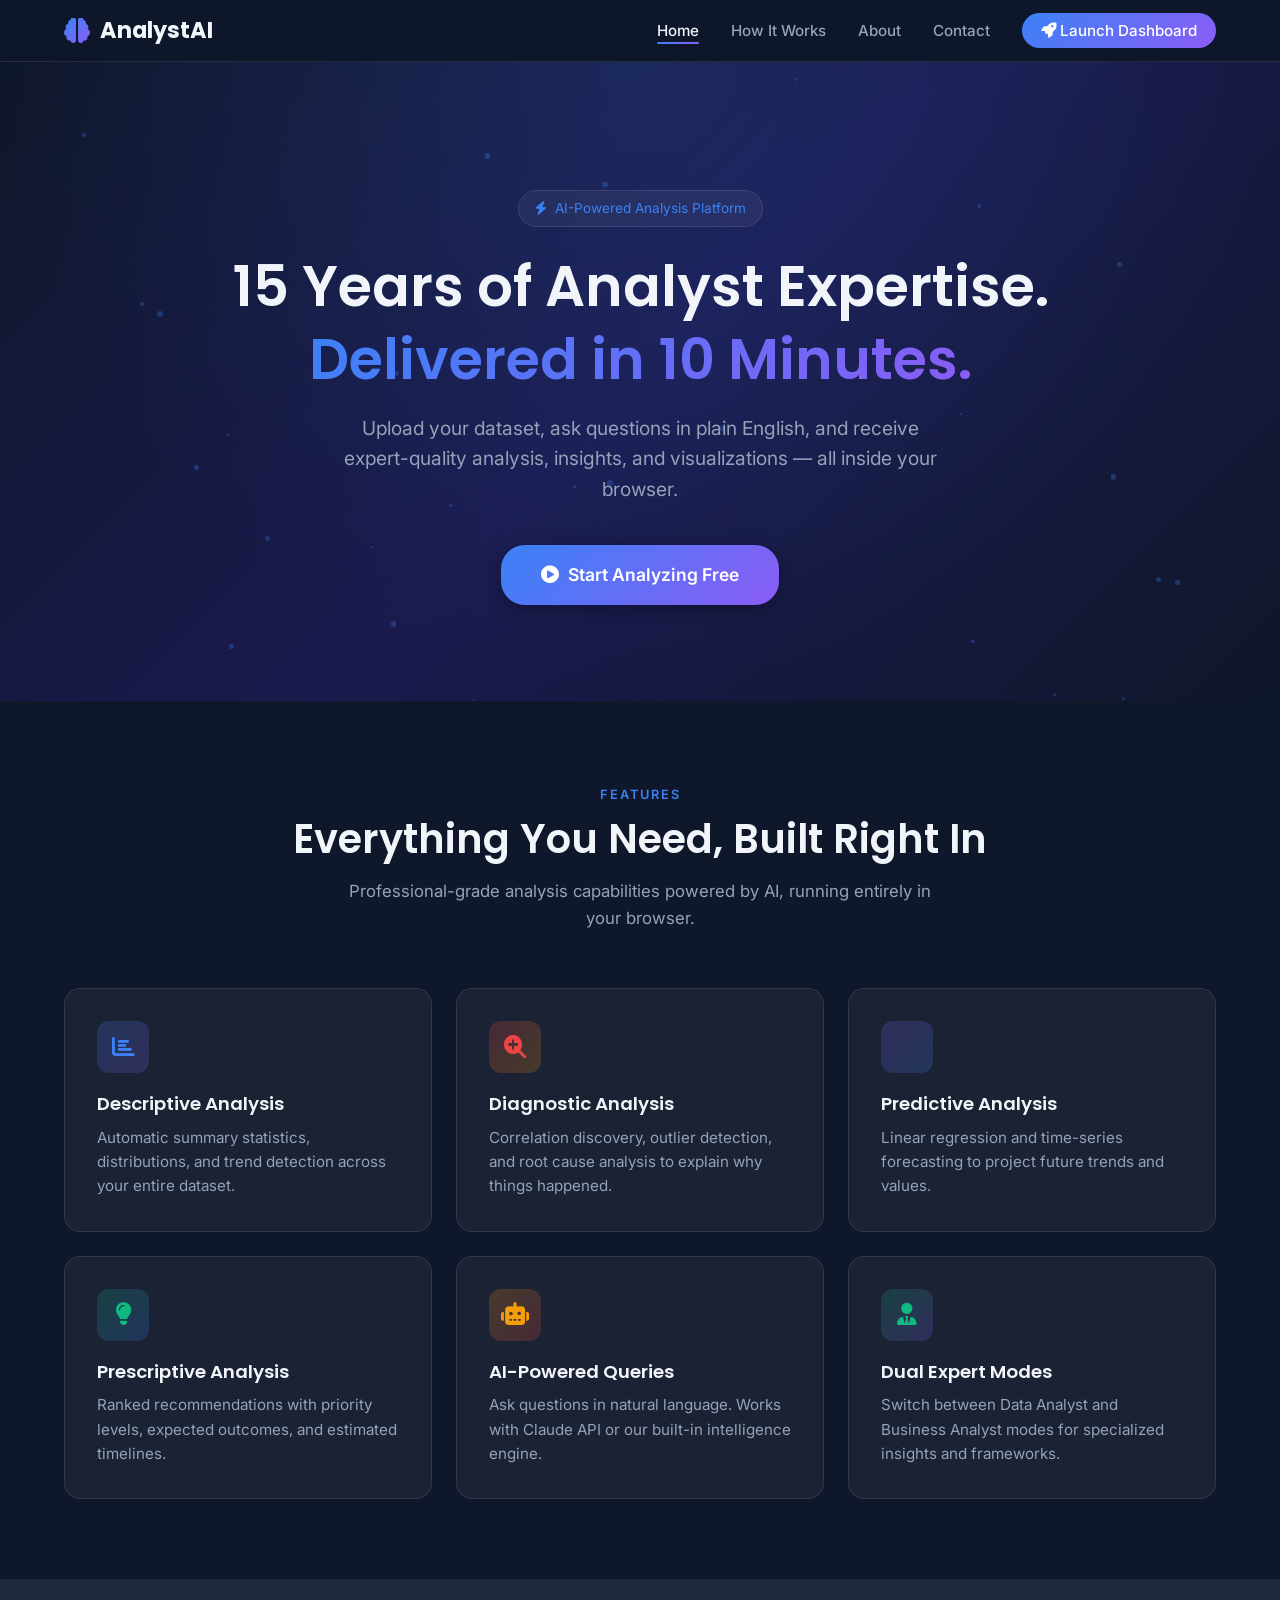
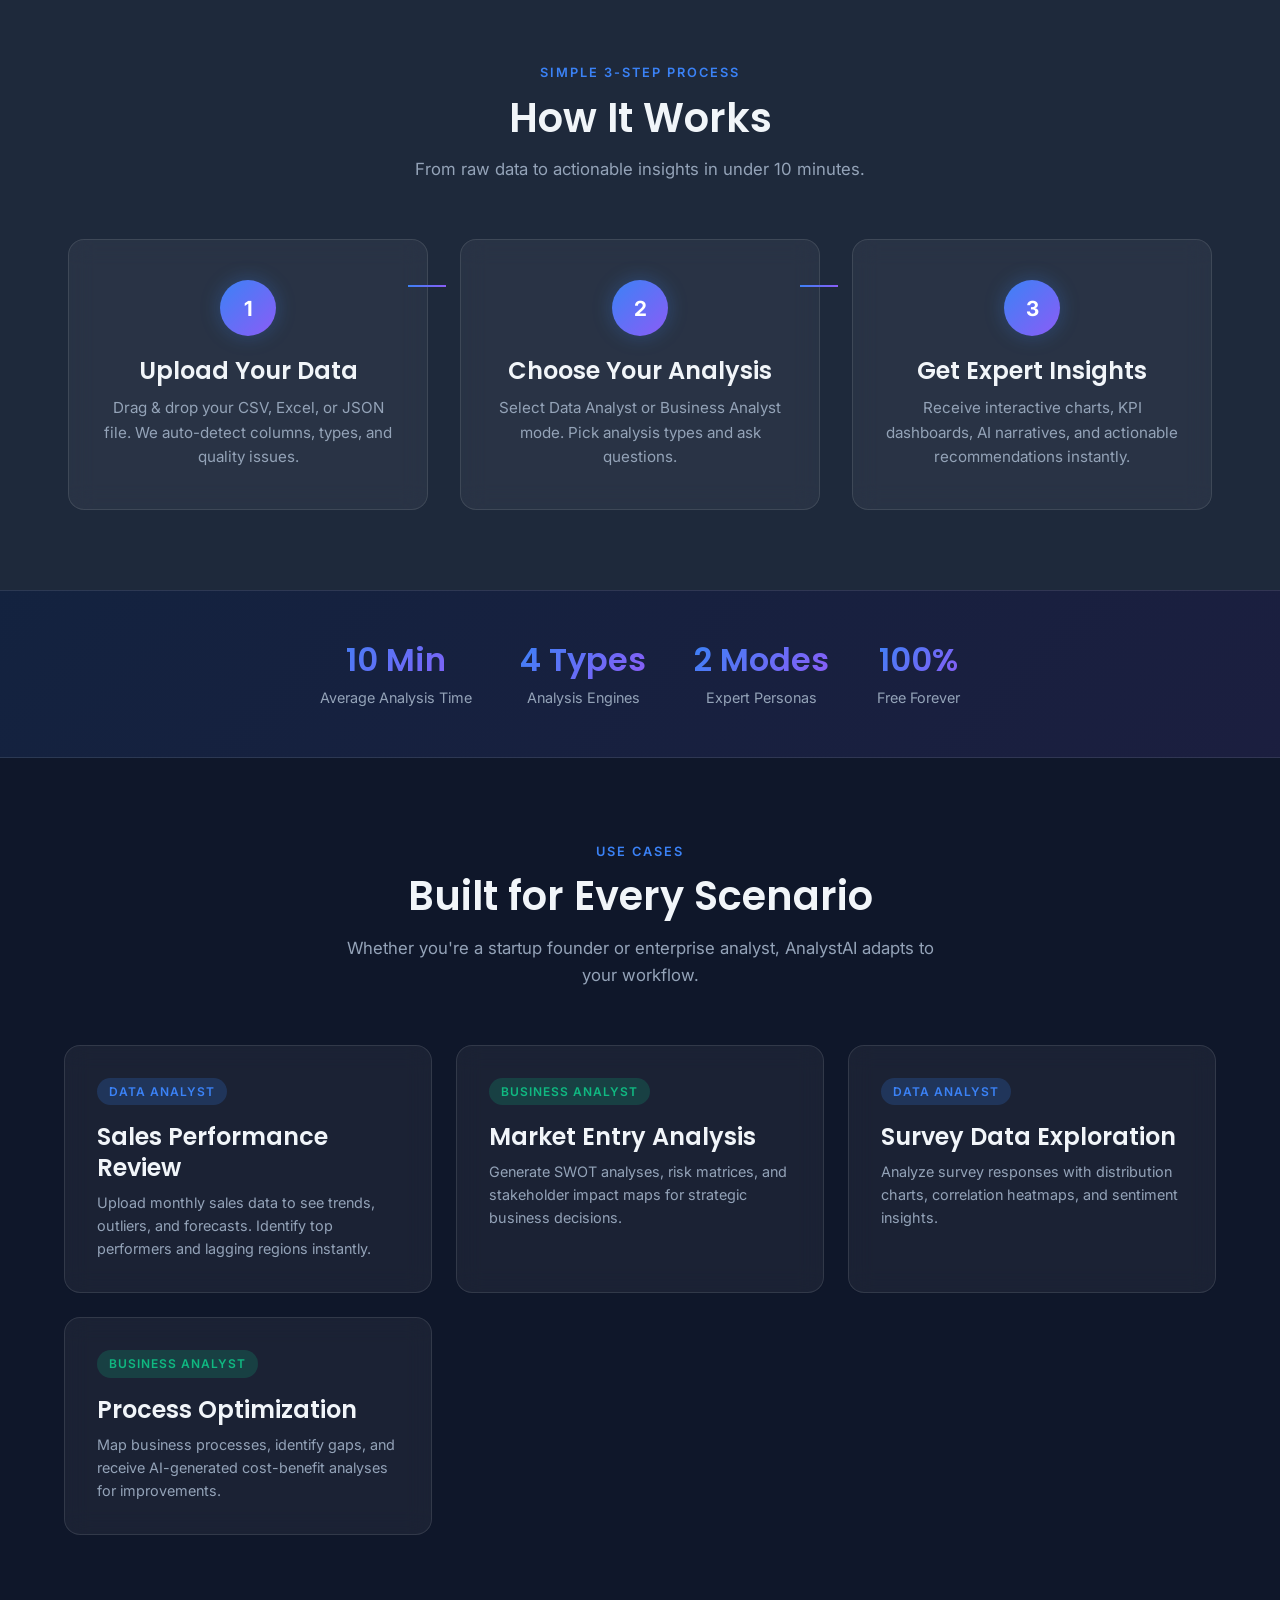
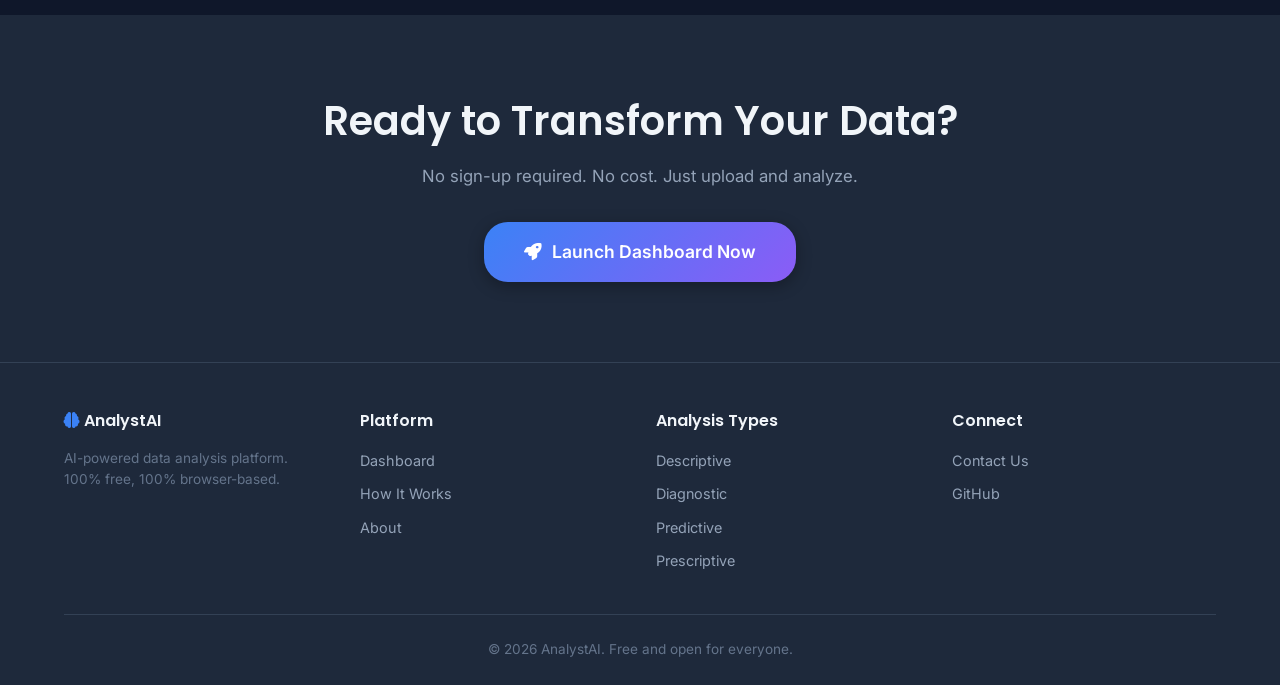
<file: AnalystAI/index.html>
<!DOCTYPE html>
<html lang="en">
<head>
  <meta charset="UTF-8">
  <meta name="viewport" content="width=device-width, initial-scale=1.0">
  <title>AnalystAI — 15 Years of Analyst Expertise. Delivered in 10 Minutes.</title>
  <meta name="description" content="AnalystAI is a free AI-powered automation platform that replicates professional Data Analyst and Business Analyst work. Upload datasets, ask questions, get expert insights instantly.">
  <link rel="preconnect" href="https://fonts.googleapis.com">
  <link rel="preconnect" href="https://fonts.gstatic.com" crossorigin>
  <link href="https://fonts.googleapis.com/css2?family=Inter:wght@300;400;500;600;700&family=Poppins:wght@400;500;600;700;800&family=JetBrains+Mono:wght@400;500&display=swap" rel="stylesheet">
  <link rel="stylesheet" href="https://cdnjs.cloudflare.com/ajax/libs/font-awesome/6.5.1/css/all.min.css">
  <link rel="stylesheet" href="https://cdnjs.cloudflare.com/ajax/libs/animate.css/4.1.1/animate.min.css">
  <link rel="stylesheet" href="css/style.css">
</head>
<body>
  <!-- ══ Navigation ══ -->
  <nav class="navbar" id="navbar">
    <div class="container">
      <a href="index.html" class="nav-logo"><i class="fas fa-brain"></i> AnalystAI</a>
      <ul class="nav-links" id="navLinks">
        <li><a href="index.html" class="active">Home</a></li>
        <li><a href="how-it-works.html">How It Works</a></li>
        <li><a href="about.html">About</a></li>
        <li><a href="contact.html">Contact</a></li>
        <li><a href="dashboard.html" class="nav-cta"><i class="fas fa-rocket"></i> Launch Dashboard</a></li>
      </ul>
      <button class="hamburger" id="hamburger" aria-label="Toggle menu"><i class="fas fa-bars"></i></button>
    </div>
  </nav>

  <!-- ══ Hero Section ══ -->
  <section class="hero" id="hero">
    <div class="hero-particles" id="heroParticles"></div>
    <div class="container hero-content">
      <div class="hero-badge animate__animated animate__fadeInDown">
        <i class="fas fa-bolt"></i> AI-Powered Analysis Platform
      </div>
      <h1 class="animate__animated animate__fadeInUp">
        15 Years of Analyst Expertise.<br><span>Delivered in 10 Minutes.</span>
      </h1>
      <p class="hero-subtitle animate__animated animate__fadeInUp animate__delay-1s">
        Upload your dataset, ask questions in plain English, and receive expert-quality analysis, insights, and visualizations — all inside your browser.
      </p>
      <a href="dashboard.html" class="hero-cta animate__animated animate__fadeInUp animate__delay-1s">
        <i class="fas fa-play-circle"></i> Start Analyzing Free
      </a>
    </div>
  </section>

  <!-- ══ Features ══ -->
  <section class="section" id="features">
    <div class="container">
      <div class="section-header fade-up">
        <span class="section-label">Features</span>
        <h2>Everything You Need, Built Right In</h2>
        <p>Professional-grade analysis capabilities powered by AI, running entirely in your browser.</p>
      </div>
      <div class="features-grid">
        <div class="glass-card feature-card fade-up">
          <div class="feature-icon"><i class="fas fa-chart-bar"></i></div>
          <h3>Descriptive Analysis</h3>
          <p>Automatic summary statistics, distributions, and trend detection across your entire dataset.</p>
        </div>
        <div class="glass-card feature-card fade-up">
          <div class="feature-icon" style="background:linear-gradient(135deg,rgba(239,68,68,0.2),rgba(245,158,11,0.2));color:var(--danger)"><i class="fas fa-search-plus"></i></div>
          <h3>Diagnostic Analysis</h3>
          <p>Correlation discovery, outlier detection, and root cause analysis to explain why things happened.</p>
        </div>
        <div class="glass-card feature-card fade-up">
          <div class="feature-icon" style="background:linear-gradient(135deg,rgba(139,92,246,0.2),rgba(59,130,246,0.2));color:var(--accent-purple)"><i class="fas fa-crystal-ball"></i></div>
          <h3>Predictive Analysis</h3>
          <p>Linear regression and time-series forecasting to project future trends and values.</p>
        </div>
        <div class="glass-card feature-card fade-up">
          <div class="feature-icon" style="background:linear-gradient(135deg,rgba(16,185,129,0.2),rgba(59,130,246,0.2));color:var(--success)"><i class="fas fa-lightbulb"></i></div>
          <h3>Prescriptive Analysis</h3>
          <p>Ranked recommendations with priority levels, expected outcomes, and estimated timelines.</p>
        </div>
        <div class="glass-card feature-card fade-up">
          <div class="feature-icon" style="background:linear-gradient(135deg,rgba(245,158,11,0.2),rgba(239,68,68,0.2));color:var(--warning)"><i class="fas fa-robot"></i></div>
          <h3>AI-Powered Queries</h3>
          <p>Ask questions in natural language. Works with Claude API or our built-in intelligence engine.</p>
        </div>
        <div class="glass-card feature-card fade-up">
          <div class="feature-icon" style="background:linear-gradient(135deg,rgba(16,185,129,0.2),rgba(139,92,246,0.2));color:var(--success)"><i class="fas fa-user-tie"></i></div>
          <h3>Dual Expert Modes</h3>
          <p>Switch between Data Analyst and Business Analyst modes for specialized insights and frameworks.</p>
        </div>
      </div>
    </div>
  </section>

  <!-- ══ How It Works ══ -->
  <section class="section" style="background:var(--bg-secondary)" id="howItWorks">
    <div class="container">
      <div class="section-header fade-up">
        <span class="section-label">Simple 3-Step Process</span>
        <h2>How It Works</h2>
        <p>From raw data to actionable insights in under 10 minutes.</p>
      </div>
      <div class="steps-container">
        <div class="glass-card step-card fade-up">
          <div class="step-number">1</div>
          <h3>Upload Your Data</h3>
          <p>Drag & drop your CSV, Excel, or JSON file. We auto-detect columns, types, and quality issues.</p>
          <span class="step-connector"></span>
        </div>
        <div class="glass-card step-card fade-up">
          <div class="step-number">2</div>
          <h3>Choose Your Analysis</h3>
          <p>Select Data Analyst or Business Analyst mode. Pick analysis types and ask questions.</p>
          <span class="step-connector"></span>
        </div>
        <div class="glass-card step-card fade-up">
          <div class="step-number">3</div>
          <h3>Get Expert Insights</h3>
          <p>Receive interactive charts, KPI dashboards, AI narratives, and actionable recommendations instantly.</p>
        </div>
      </div>
    </div>
  </section>

  <!-- ══ Stats Bar ══ -->
  <section class="stats-bar" id="statsBar">
    <div class="container">
      <div class="stats-grid">
        <div class="stat-item fade-up">
          <h3 id="statTime">10 Min</h3>
          <p>Average Analysis Time</p>
        </div>
        <div class="stat-item fade-up">
          <h3>4 Types</h3>
          <p>Analysis Engines</p>
        </div>
        <div class="stat-item fade-up">
          <h3>2 Modes</h3>
          <p>Expert Personas</p>
        </div>
        <div class="stat-item fade-up">
          <h3>100%</h3>
          <p>Free Forever</p>
        </div>
      </div>
    </div>
  </section>

  <!-- ══ Use Cases ══ -->
  <section class="section" id="useCases">
    <div class="container">
      <div class="section-header fade-up">
        <span class="section-label">Use Cases</span>
        <h2>Built for Every Scenario</h2>
        <p>Whether you're a startup founder or enterprise analyst, AnalystAI adapts to your workflow.</p>
      </div>
      <div class="usecases-grid">
        <div class="glass-card usecase-card fade-up">
          <span class="tag da">Data Analyst</span>
          <h3>Sales Performance Review</h3>
          <p>Upload monthly sales data to see trends, outliers, and forecasts. Identify top performers and lagging regions instantly.</p>
        </div>
        <div class="glass-card usecase-card fade-up">
          <span class="tag ba">Business Analyst</span>
          <h3>Market Entry Analysis</h3>
          <p>Generate SWOT analyses, risk matrices, and stakeholder impact maps for strategic business decisions.</p>
        </div>
        <div class="glass-card usecase-card fade-up">
          <span class="tag da">Data Analyst</span>
          <h3>Survey Data Exploration</h3>
          <p>Analyze survey responses with distribution charts, correlation heatmaps, and sentiment insights.</p>
        </div>
        <div class="glass-card usecase-card fade-up">
          <span class="tag ba">Business Analyst</span>
          <h3>Process Optimization</h3>
          <p>Map business processes, identify gaps, and receive AI-generated cost-benefit analyses for improvements.</p>
        </div>
      </div>
    </div>
  </section>

  <!-- ══ CTA Section ══ -->
  <section class="section" style="background:var(--bg-secondary);text-align:center">
    <div class="container fade-up">
      <h2 style="margin-bottom:1rem">Ready to Transform Your Data?</h2>
      <p style="color:var(--text-muted);max-width:500px;margin:0 auto 2rem;font-size:1.05rem">No sign-up required. No cost. Just upload and analyze.</p>
      <a href="dashboard.html" class="hero-cta"><i class="fas fa-rocket"></i> Launch Dashboard Now</a>
    </div>
  </section>

  <!-- ══ Footer ══ -->
  <footer class="footer">
    <div class="container">
      <div class="footer-grid">
        <div class="footer-col">
          <h4><i class="fas fa-brain" style="color:var(--accent)"></i> AnalystAI</h4>
          <p style="color:var(--text-dim);font-size:0.85rem;margin-top:0.5rem">AI-powered data analysis platform. 100% free, 100% browser-based.</p>
        </div>
        <div class="footer-col">
          <h4>Platform</h4>
          <ul>
            <li><a href="dashboard.html">Dashboard</a></li>
            <li><a href="how-it-works.html">How It Works</a></li>
            <li><a href="about.html">About</a></li>
          </ul>
        </div>
        <div class="footer-col">
          <h4>Analysis Types</h4>
          <ul>
            <li><a href="about.html#analysis-types">Descriptive</a></li>
            <li><a href="about.html#analysis-types">Diagnostic</a></li>
            <li><a href="about.html#analysis-types">Predictive</a></li>
            <li><a href="about.html#analysis-types">Prescriptive</a></li>
          </ul>
        </div>
        <div class="footer-col">
          <h4>Connect</h4>
          <ul>
            <li><a href="contact.html">Contact Us</a></li>
            <li><a href="https://github.com" target="_blank">GitHub</a></li>
          </ul>
        </div>
      </div>
      <div class="footer-bottom">&copy; 2026 AnalystAI. Free and open for everyone.</div>
    </div>
  </footer>

  <script src="js/main.js"></script>
</body>
</html>
</file>
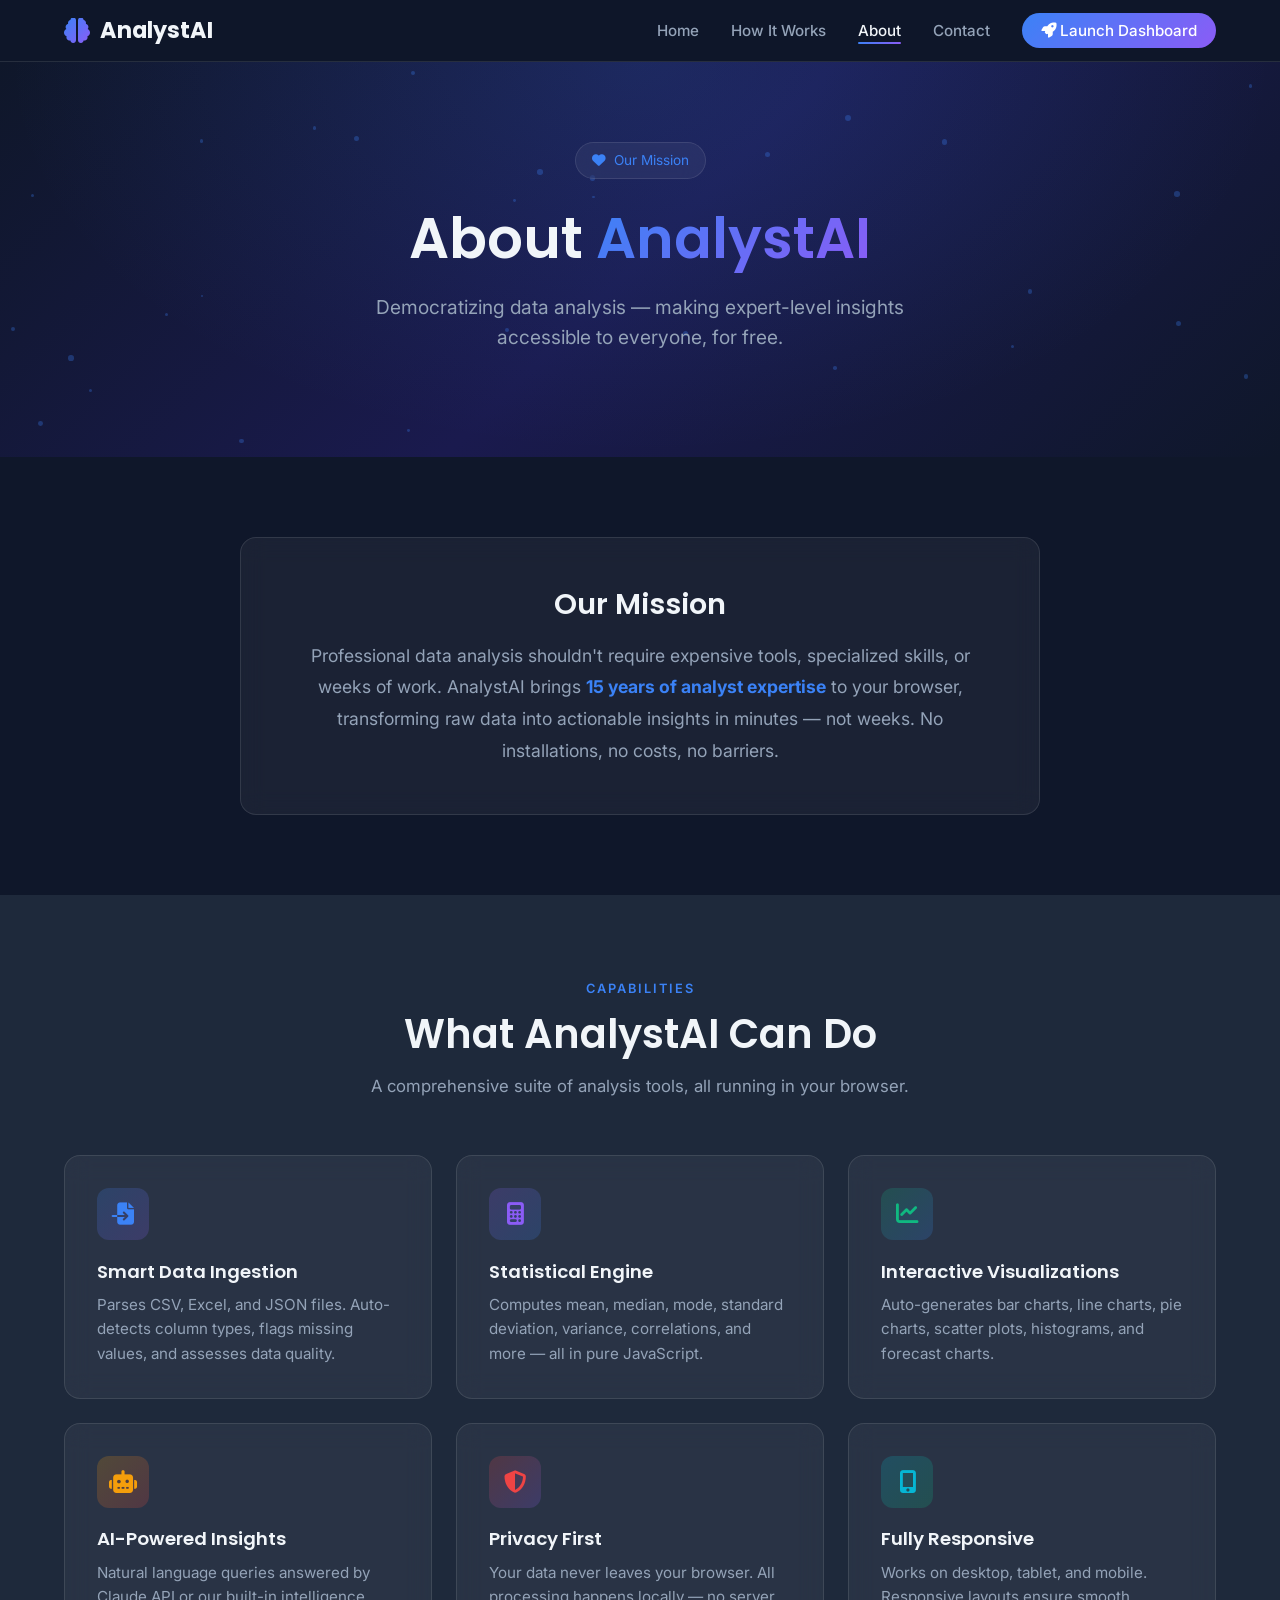
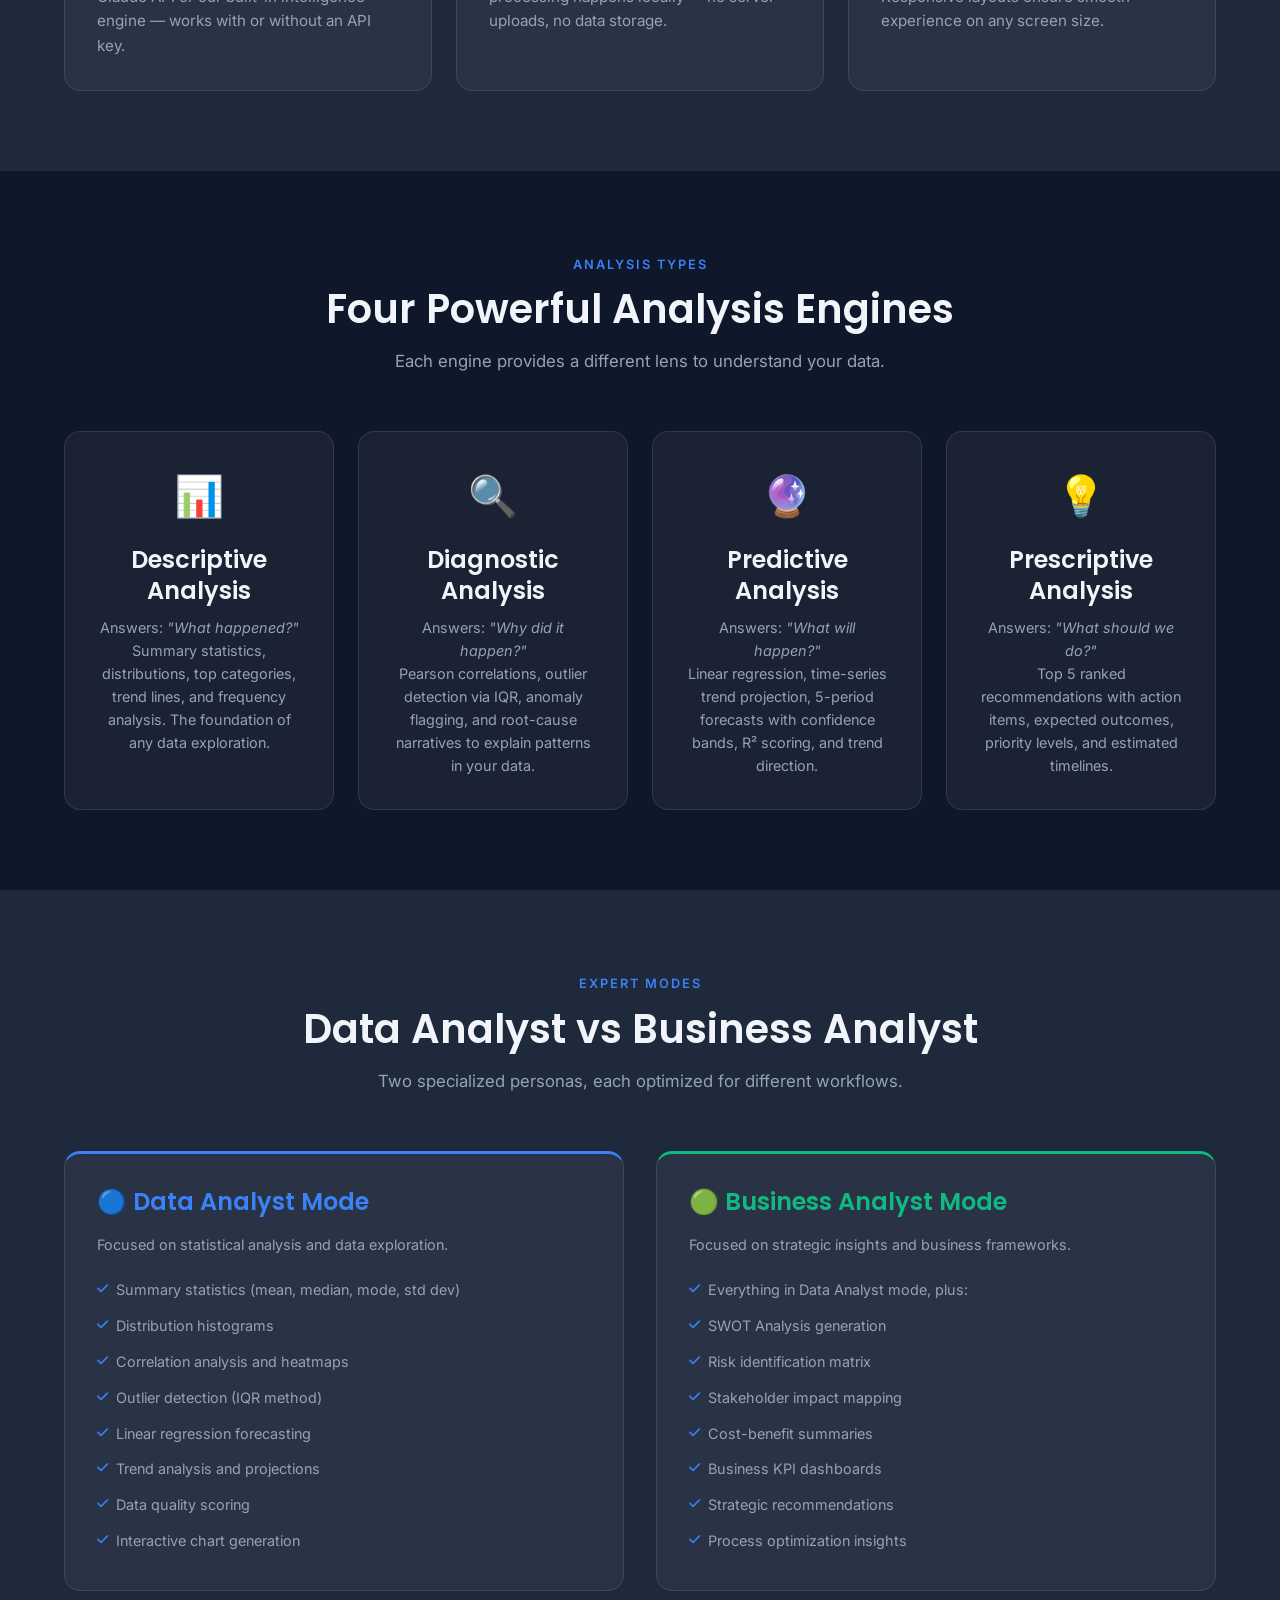
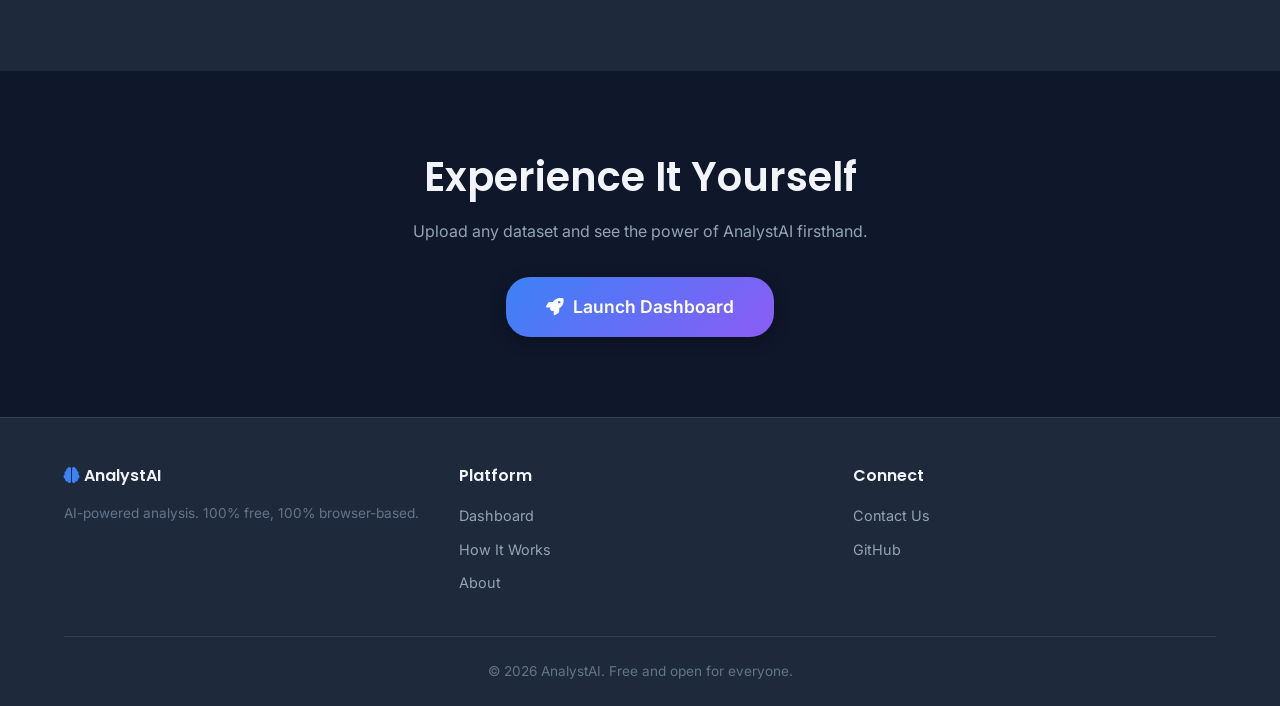
<file: AnalystAI/about.html>
<!DOCTYPE html>
<html lang="en">
<head>
  <meta charset="UTF-8">
  <meta name="viewport" content="width=device-width, initial-scale=1.0">
  <title>About — AnalystAI</title>
  <meta name="description" content="Learn about AnalystAI's mission, capabilities, analysis types, and expert modes.">
  <link rel="preconnect" href="https://fonts.googleapis.com">
  <link rel="preconnect" href="https://fonts.gstatic.com" crossorigin>
  <link href="https://fonts.googleapis.com/css2?family=Inter:wght@300;400;500;600;700&family=Poppins:wght@400;500;600;700;800&display=swap" rel="stylesheet">
  <link rel="stylesheet" href="https://cdnjs.cloudflare.com/ajax/libs/font-awesome/6.5.1/css/all.min.css">
  <link rel="stylesheet" href="css/style.css">
</head>
<body>
  <!-- Navigation -->
  <nav class="navbar">
    <div class="container">
      <a href="index.html" class="nav-logo"><i class="fas fa-brain"></i> AnalystAI</a>
      <ul class="nav-links" id="navLinks">
        <li><a href="index.html">Home</a></li>
        <li><a href="how-it-works.html">How It Works</a></li>
        <li><a href="about.html" class="active">About</a></li>
        <li><a href="contact.html">Contact</a></li>
        <li><a href="dashboard.html" class="nav-cta"><i class="fas fa-rocket"></i> Launch Dashboard</a></li>
      </ul>
      <button class="hamburger" id="hamburger" aria-label="Toggle menu"><i class="fas fa-bars"></i></button>
    </div>
  </nav>

  <!-- Hero -->
  <section class="hero" style="padding:5rem 0 4rem">
    <div class="hero-particles" id="heroParticles"></div>
    <div class="container hero-content">
      <div class="hero-badge"><i class="fas fa-heart"></i> Our Mission</div>
      <h1>About <span>AnalystAI</span></h1>
      <p class="hero-subtitle">Democratizing data analysis — making expert-level insights accessible to everyone, for free.</p>
    </div>
  </section>

  <!-- Mission -->
  <section class="section">
    <div class="container">
      <div class="glass-card fade-up" style="padding:3rem;text-align:center;max-width:800px;margin:0 auto">
        <h2 style="margin-bottom:1rem;font-size:1.8rem">Our Mission</h2>
        <p style="color:var(--text-muted);font-size:1.1rem;line-height:1.8">
          Professional data analysis shouldn't require expensive tools, specialized skills, or weeks of work.
          AnalystAI brings <strong style="color:var(--accent)">15 years of analyst expertise</strong> to your browser,
          transforming raw data into actionable insights in minutes — not weeks. No installations, no costs, no barriers.
        </p>
      </div>
    </div>
  </section>

  <!-- Capabilities -->
  <section class="section" style="background:var(--bg-secondary)">
    <div class="container">
      <div class="section-header fade-up">
        <span class="section-label">Capabilities</span>
        <h2>What AnalystAI Can Do</h2>
        <p>A comprehensive suite of analysis tools, all running in your browser.</p>
      </div>
      <div class="features-grid">
        <div class="glass-card feature-card fade-up">
          <div class="feature-icon"><i class="fas fa-file-import"></i></div>
          <h3>Smart Data Ingestion</h3>
          <p>Parses CSV, Excel, and JSON files. Auto-detects column types, flags missing values, and assesses data quality.</p>
        </div>
        <div class="glass-card feature-card fade-up">
          <div class="feature-icon" style="background:linear-gradient(135deg,rgba(139,92,246,0.2),rgba(59,130,246,0.2));color:var(--accent-purple)"><i class="fas fa-calculator"></i></div>
          <h3>Statistical Engine</h3>
          <p>Computes mean, median, mode, standard deviation, variance, correlations, and more — all in pure JavaScript.</p>
        </div>
        <div class="glass-card feature-card fade-up">
          <div class="feature-icon" style="background:linear-gradient(135deg,rgba(16,185,129,0.2),rgba(59,130,246,0.2));color:var(--success)"><i class="fas fa-chart-line"></i></div>
          <h3>Interactive Visualizations</h3>
          <p>Auto-generates bar charts, line charts, pie charts, scatter plots, histograms, and forecast charts.</p>
        </div>
        <div class="glass-card feature-card fade-up">
          <div class="feature-icon" style="background:linear-gradient(135deg,rgba(245,158,11,0.2),rgba(239,68,68,0.2));color:var(--warning)"><i class="fas fa-robot"></i></div>
          <h3>AI-Powered Insights</h3>
          <p>Natural language queries answered by Claude API or our built-in intelligence engine — works with or without an API key.</p>
        </div>
        <div class="glass-card feature-card fade-up">
          <div class="feature-icon" style="background:linear-gradient(135deg,rgba(239,68,68,0.2),rgba(139,92,246,0.2));color:var(--danger)"><i class="fas fa-shield-alt"></i></div>
          <h3>Privacy First</h3>
          <p>Your data never leaves your browser. All processing happens locally — no server uploads, no data storage.</p>
        </div>
        <div class="glass-card feature-card fade-up">
          <div class="feature-icon" style="background:linear-gradient(135deg,rgba(6,182,212,0.2),rgba(16,185,129,0.2));color:#06B6D4"><i class="fas fa-mobile-alt"></i></div>
          <h3>Fully Responsive</h3>
          <p>Works on desktop, tablet, and mobile. Responsive layouts ensure smooth experience on any screen size.</p>
        </div>
      </div>
    </div>
  </section>

  <!-- Analysis Types -->
  <section class="section" id="analysis-types">
    <div class="container">
      <div class="section-header fade-up">
        <span class="section-label">Analysis Types</span>
        <h2>Four Powerful Analysis Engines</h2>
        <p>Each engine provides a different lens to understand your data.</p>
      </div>
      <div class="analysis-type-grid">
        <div class="glass-card analysis-type-card fade-up">
          <div class="type-icon">📊</div>
          <h3>Descriptive Analysis</h3>
          <p>Answers: <em>"What happened?"</em></p>
          <p>Summary statistics, distributions, top categories, trend lines, and frequency analysis. The foundation of any data exploration.</p>
        </div>
        <div class="glass-card analysis-type-card fade-up">
          <div class="type-icon">🔍</div>
          <h3>Diagnostic Analysis</h3>
          <p>Answers: <em>"Why did it happen?"</em></p>
          <p>Pearson correlations, outlier detection via IQR, anomaly flagging, and root-cause narratives to explain patterns in your data.</p>
        </div>
        <div class="glass-card analysis-type-card fade-up">
          <div class="type-icon">🔮</div>
          <h3>Predictive Analysis</h3>
          <p>Answers: <em>"What will happen?"</em></p>
          <p>Linear regression, time-series trend projection, 5-period forecasts with confidence bands, R² scoring, and trend direction.</p>
        </div>
        <div class="glass-card analysis-type-card fade-up">
          <div class="type-icon">💡</div>
          <h3>Prescriptive Analysis</h3>
          <p>Answers: <em>"What should we do?"</em></p>
          <p>Top 5 ranked recommendations with action items, expected outcomes, priority levels, and estimated timelines.</p>
        </div>
      </div>
    </div>
  </section>

  <!-- Mode Comparison -->
  <section class="section" style="background:var(--bg-secondary)">
    <div class="container">
      <div class="section-header fade-up">
        <span class="section-label">Expert Modes</span>
        <h2>Data Analyst vs Business Analyst</h2>
        <p>Two specialized personas, each optimized for different workflows.</p>
      </div>
      <div class="mode-compare fade-up">
        <div class="glass-card mode-card da-mode">
          <h3 style="color:var(--accent)">🔵 Data Analyst Mode</h3>
          <p style="color:var(--text-muted);font-size:0.9rem;margin-bottom:1rem">Focused on statistical analysis and data exploration.</p>
          <ul>
            <li><i class="fas fa-check"></i> Summary statistics (mean, median, mode, std dev)</li>
            <li><i class="fas fa-check"></i> Distribution histograms</li>
            <li><i class="fas fa-check"></i> Correlation analysis and heatmaps</li>
            <li><i class="fas fa-check"></i> Outlier detection (IQR method)</li>
            <li><i class="fas fa-check"></i> Linear regression forecasting</li>
            <li><i class="fas fa-check"></i> Trend analysis and projections</li>
            <li><i class="fas fa-check"></i> Data quality scoring</li>
            <li><i class="fas fa-check"></i> Interactive chart generation</li>
          </ul>
        </div>
        <div class="glass-card mode-card ba-mode">
          <h3 style="color:var(--success)">🟢 Business Analyst Mode</h3>
          <p style="color:var(--text-muted);font-size:0.9rem;margin-bottom:1rem">Focused on strategic insights and business frameworks.</p>
          <ul>
            <li><i class="fas fa-check"></i> Everything in Data Analyst mode, plus:</li>
            <li><i class="fas fa-check"></i> SWOT Analysis generation</li>
            <li><i class="fas fa-check"></i> Risk identification matrix</li>
            <li><i class="fas fa-check"></i> Stakeholder impact mapping</li>
            <li><i class="fas fa-check"></i> Cost-benefit summaries</li>
            <li><i class="fas fa-check"></i> Business KPI dashboards</li>
            <li><i class="fas fa-check"></i> Strategic recommendations</li>
            <li><i class="fas fa-check"></i> Process optimization insights</li>
          </ul>
        </div>
      </div>
    </div>
  </section>

  <!-- CTA -->
  <section class="section" style="text-align:center">
    <div class="container fade-up">
      <h2 style="margin-bottom:1rem">Experience It Yourself</h2>
      <p style="color:var(--text-muted);max-width:500px;margin:0 auto 2rem">Upload any dataset and see the power of AnalystAI firsthand.</p>
      <a href="dashboard.html" class="hero-cta"><i class="fas fa-rocket"></i> Launch Dashboard</a>
    </div>
  </section>

  <!-- Footer -->
  <footer class="footer">
    <div class="container">
      <div class="footer-grid">
        <div class="footer-col">
          <h4><i class="fas fa-brain" style="color:var(--accent)"></i> AnalystAI</h4>
          <p style="color:var(--text-dim);font-size:0.85rem;margin-top:0.5rem">AI-powered analysis. 100% free, 100% browser-based.</p>
        </div>
        <div class="footer-col"><h4>Platform</h4><ul><li><a href="dashboard.html">Dashboard</a></li><li><a href="how-it-works.html">How It Works</a></li><li><a href="about.html">About</a></li></ul></div>
        <div class="footer-col"><h4>Connect</h4><ul><li><a href="contact.html">Contact Us</a></li><li><a href="https://github.com" target="_blank">GitHub</a></li></ul></div>
      </div>
      <div class="footer-bottom">&copy; 2026 AnalystAI. Free and open for everyone.</div>
    </div>
  </footer>
  <script src="js/main.js"></script>
</body>
</html>
</file>
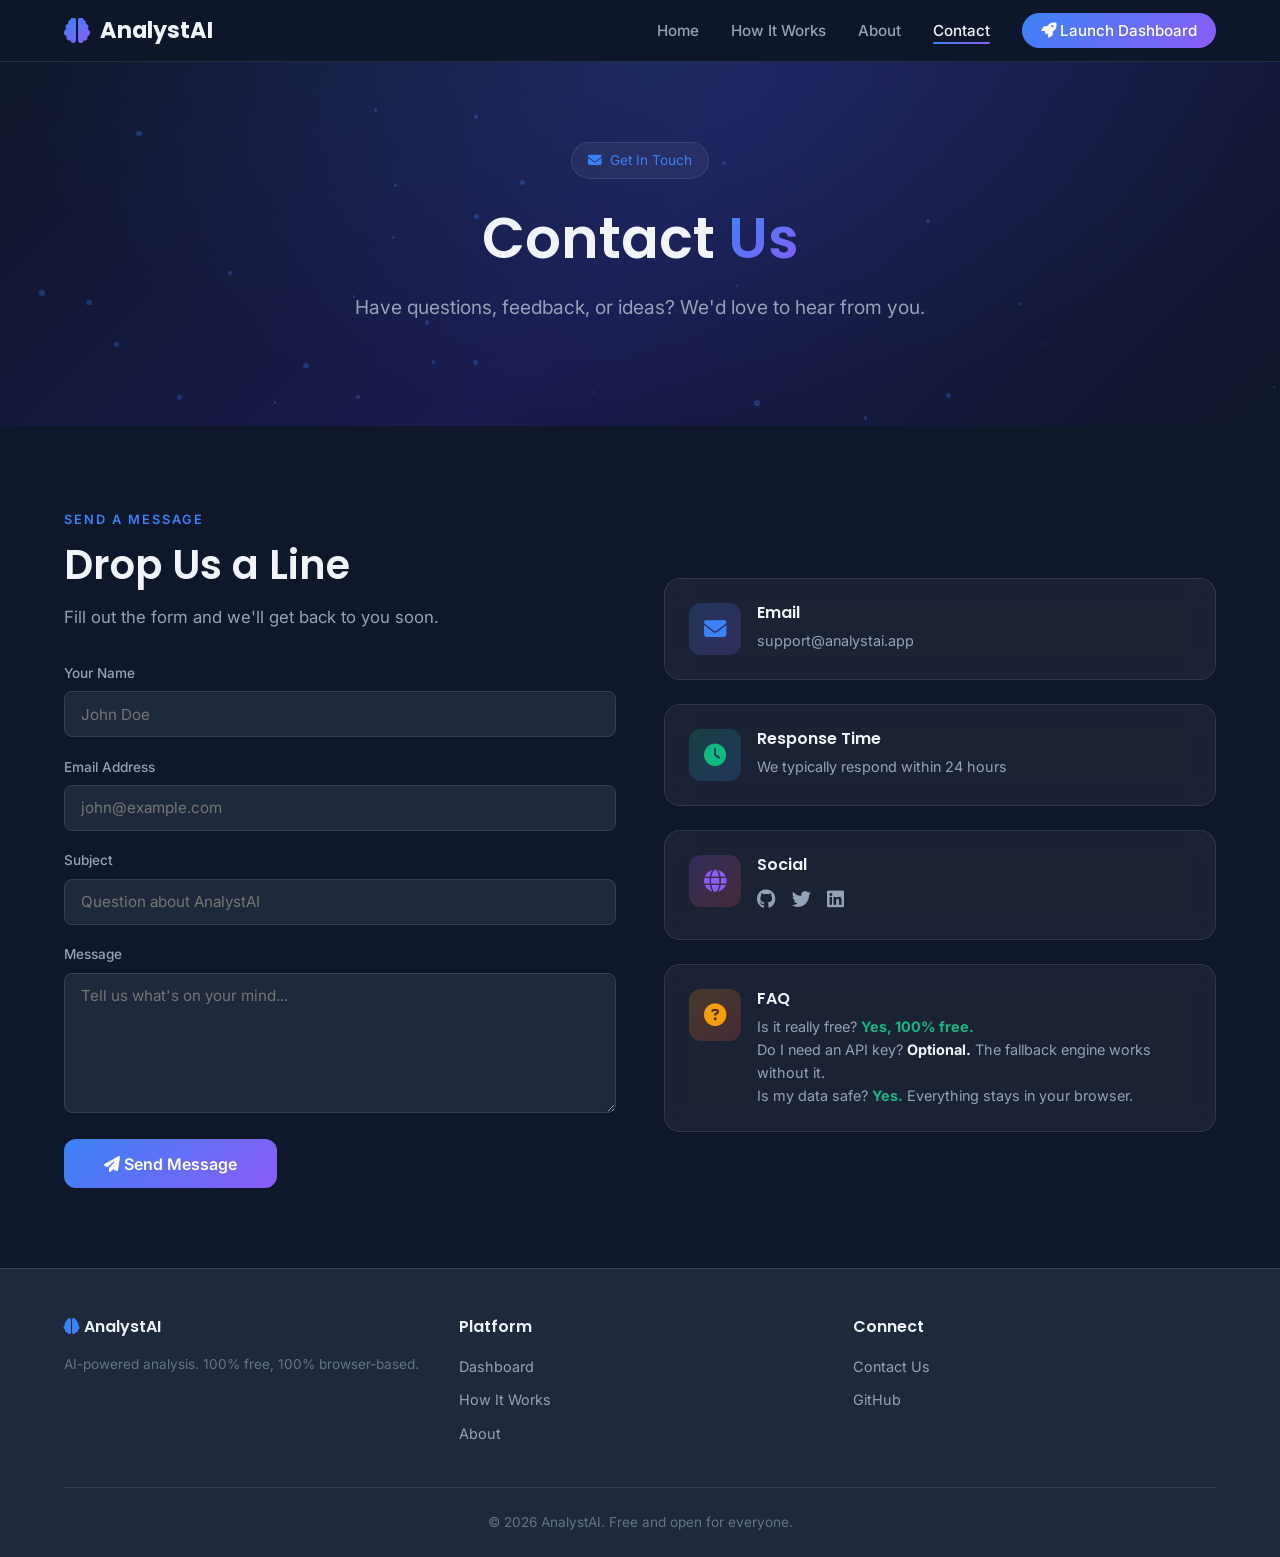
<file: AnalystAI/contact.html>
<!DOCTYPE html>
<html lang="en">
<head>
  <meta charset="UTF-8">
  <meta name="viewport" content="width=device-width, initial-scale=1.0">
  <title>Contact — AnalystAI</title>
  <meta name="description" content="Get in touch with the AnalystAI team. Send us your questions, feedback, or suggestions.">
  <link rel="preconnect" href="https://fonts.googleapis.com">
  <link rel="preconnect" href="https://fonts.gstatic.com" crossorigin>
  <link href="https://fonts.googleapis.com/css2?family=Inter:wght@300;400;500;600;700&family=Poppins:wght@400;500;600;700;800&display=swap" rel="stylesheet">
  <link rel="stylesheet" href="https://cdnjs.cloudflare.com/ajax/libs/font-awesome/6.5.1/css/all.min.css">
  <link rel="stylesheet" href="css/style.css">
</head>
<body>
  <!-- Navigation -->
  <nav class="navbar">
    <div class="container">
      <a href="index.html" class="nav-logo"><i class="fas fa-brain"></i> AnalystAI</a>
      <ul class="nav-links" id="navLinks">
        <li><a href="index.html">Home</a></li>
        <li><a href="how-it-works.html">How It Works</a></li>
        <li><a href="about.html">About</a></li>
        <li><a href="contact.html" class="active">Contact</a></li>
        <li><a href="dashboard.html" class="nav-cta"><i class="fas fa-rocket"></i> Launch Dashboard</a></li>
      </ul>
      <button class="hamburger" id="hamburger" aria-label="Toggle menu"><i class="fas fa-bars"></i></button>
    </div>
  </nav>

  <!-- Hero -->
  <section class="hero" style="padding:5rem 0 4rem">
    <div class="hero-particles" id="heroParticles"></div>
    <div class="container hero-content">
      <div class="hero-badge"><i class="fas fa-envelope"></i> Get In Touch</div>
      <h1>Contact <span>Us</span></h1>
      <p class="hero-subtitle">Have questions, feedback, or ideas? We'd love to hear from you.</p>
    </div>
  </section>

  <!-- Contact Section -->
  <section class="section">
    <div class="container">
      <div style="display:grid;grid-template-columns:1fr 1fr;gap:3rem;align-items:start;flex-wrap:wrap">
        <!-- Form -->
        <div class="fade-up">
          <div class="section-header" style="text-align:left;margin-bottom:2rem">
            <span class="section-label">Send a Message</span>
            <h2>Drop Us a Line</h2>
            <p>Fill out the form and we'll get back to you soon.</p>
          </div>
          <form class="contact-form-wrapper" action="https://formspree.io/f/xgejkdwl" method="POST" id="contactForm">
            <div class="form-group">
              <label for="contactName">Your Name</label>
              <input type="text" id="contactName" name="name" class="form-input" placeholder="John Doe" required>
            </div>
            <div class="form-group">
              <label for="contactEmail">Email Address</label>
              <input type="email" id="contactEmail" name="email" class="form-input" placeholder="john@example.com" required>
            </div>
            <div class="form-group">
              <label for="contactSubject">Subject</label>
              <input type="text" id="contactSubject" name="subject" class="form-input" placeholder="Question about AnalystAI">
            </div>
            <div class="form-group">
              <label for="contactMessage">Message</label>
              <textarea id="contactMessage" name="message" class="form-input" placeholder="Tell us what's on your mind..." required></textarea>
            </div>
            <button type="submit" class="form-submit" id="submitBtn">
              <i class="fas fa-paper-plane"></i> Send Message
            </button>
            <p id="formStatus" style="margin-top:1rem;font-size:0.9rem;display:none"></p>
          </form>
        </div>

        <!-- Info Cards -->
        <div class="fade-up" style="display:flex;flex-direction:column;gap:1.5rem;padding-top:4.5rem">
          <div class="glass-card" style="padding:1.5rem;display:flex;gap:1rem;align-items:flex-start">
            <div class="feature-icon" style="flex-shrink:0;margin-bottom:0"><i class="fas fa-envelope"></i></div>
            <div>
              <h4 style="margin-bottom:0.3rem">Email</h4>
              <p style="color:var(--text-muted);font-size:0.9rem">support@analystai.app</p>
            </div>
          </div>
          <div class="glass-card" style="padding:1.5rem;display:flex;gap:1rem;align-items:flex-start">
            <div class="feature-icon" style="flex-shrink:0;margin-bottom:0;background:linear-gradient(135deg,rgba(16,185,129,0.2),rgba(59,130,246,0.2));color:var(--success)"><i class="fas fa-clock"></i></div>
            <div>
              <h4 style="margin-bottom:0.3rem">Response Time</h4>
              <p style="color:var(--text-muted);font-size:0.9rem">We typically respond within 24 hours</p>
            </div>
          </div>
          <div class="glass-card" style="padding:1.5rem;display:flex;gap:1rem;align-items:flex-start">
            <div class="feature-icon" style="flex-shrink:0;margin-bottom:0;background:linear-gradient(135deg,rgba(139,92,246,0.2),rgba(239,68,68,0.2));color:var(--accent-purple)"><i class="fas fa-globe"></i></div>
            <div>
              <h4 style="margin-bottom:0.3rem">Social</h4>
              <div style="display:flex;gap:1rem;margin-top:0.5rem">
                <a href="https://github.com" target="_blank" style="color:var(--text-muted);font-size:1.2rem;transition:color 0.3s"><i class="fab fa-github"></i></a>
                <a href="https://twitter.com" target="_blank" style="color:var(--text-muted);font-size:1.2rem;transition:color 0.3s"><i class="fab fa-twitter"></i></a>
                <a href="https://linkedin.com" target="_blank" style="color:var(--text-muted);font-size:1.2rem;transition:color 0.3s"><i class="fab fa-linkedin"></i></a>
              </div>
            </div>
          </div>
          <div class="glass-card" style="padding:1.5rem;display:flex;gap:1rem;align-items:flex-start">
            <div class="feature-icon" style="flex-shrink:0;margin-bottom:0;background:linear-gradient(135deg,rgba(245,158,11,0.2),rgba(239,68,68,0.2));color:var(--warning)"><i class="fas fa-question-circle"></i></div>
            <div>
              <h4 style="margin-bottom:0.3rem">FAQ</h4>
              <p style="color:var(--text-muted);font-size:0.9rem">Is it really free? <strong style="color:var(--success)">Yes, 100% free.</strong><br>
              Do I need an API key? <strong style="color:var(--text-primary)">Optional.</strong> The fallback engine works without it.<br>
              Is my data safe? <strong style="color:var(--success)">Yes.</strong> Everything stays in your browser.</p>
            </div>
          </div>
        </div>
      </div>
    </div>
  </section>

  <!-- Footer -->
  <footer class="footer">
    <div class="container">
      <div class="footer-grid">
        <div class="footer-col">
          <h4><i class="fas fa-brain" style="color:var(--accent)"></i> AnalystAI</h4>
          <p style="color:var(--text-dim);font-size:0.85rem;margin-top:0.5rem">AI-powered analysis. 100% free, 100% browser-based.</p>
        </div>
        <div class="footer-col"><h4>Platform</h4><ul><li><a href="dashboard.html">Dashboard</a></li><li><a href="how-it-works.html">How It Works</a></li><li><a href="about.html">About</a></li></ul></div>
        <div class="footer-col"><h4>Connect</h4><ul><li><a href="contact.html">Contact Us</a></li><li><a href="https://github.com" target="_blank">GitHub</a></li></ul></div>
      </div>
      <div class="footer-bottom">&copy; 2026 AnalystAI. Free and open for everyone.</div>
    </div>
  </footer>

  <script src="js/main.js"></script>
  <script>
    // Contact form handling
    const form = document.getElementById('contactForm');
    const statusEl = document.getElementById('formStatus');
    form.addEventListener('submit', async (e) => {
      e.preventDefault();
      const btn = document.getElementById('submitBtn');
      btn.disabled = true;
      btn.innerHTML = '<i class="fas fa-spinner fa-spin"></i> Sending...';
      try {
        const res = await fetch(form.action, {
          method: 'POST',
          body: new FormData(form),
          headers: { 'Accept': 'application/json' }
        });
        if (res.ok) {
          statusEl.style.display = 'block';
          statusEl.style.color = '#10B981';
          statusEl.textContent = '✅ Message sent successfully! We\'ll get back to you soon.';
          form.reset();
          showToast('Message sent successfully!', 'success');
        } else {
          throw new Error('Send failed');
        }
      } catch (err) {
        statusEl.style.display = 'block';
        statusEl.style.color = '#EF4444';
        statusEl.textContent = '❌ Failed to send. Please try again or email us directly.';
        showToast('Failed to send message', 'error');
      } finally {
        btn.disabled = false;
        btn.innerHTML = '<i class="fas fa-paper-plane"></i> Send Message';
      }
    });
  </script>
</body>
</html>
</file>
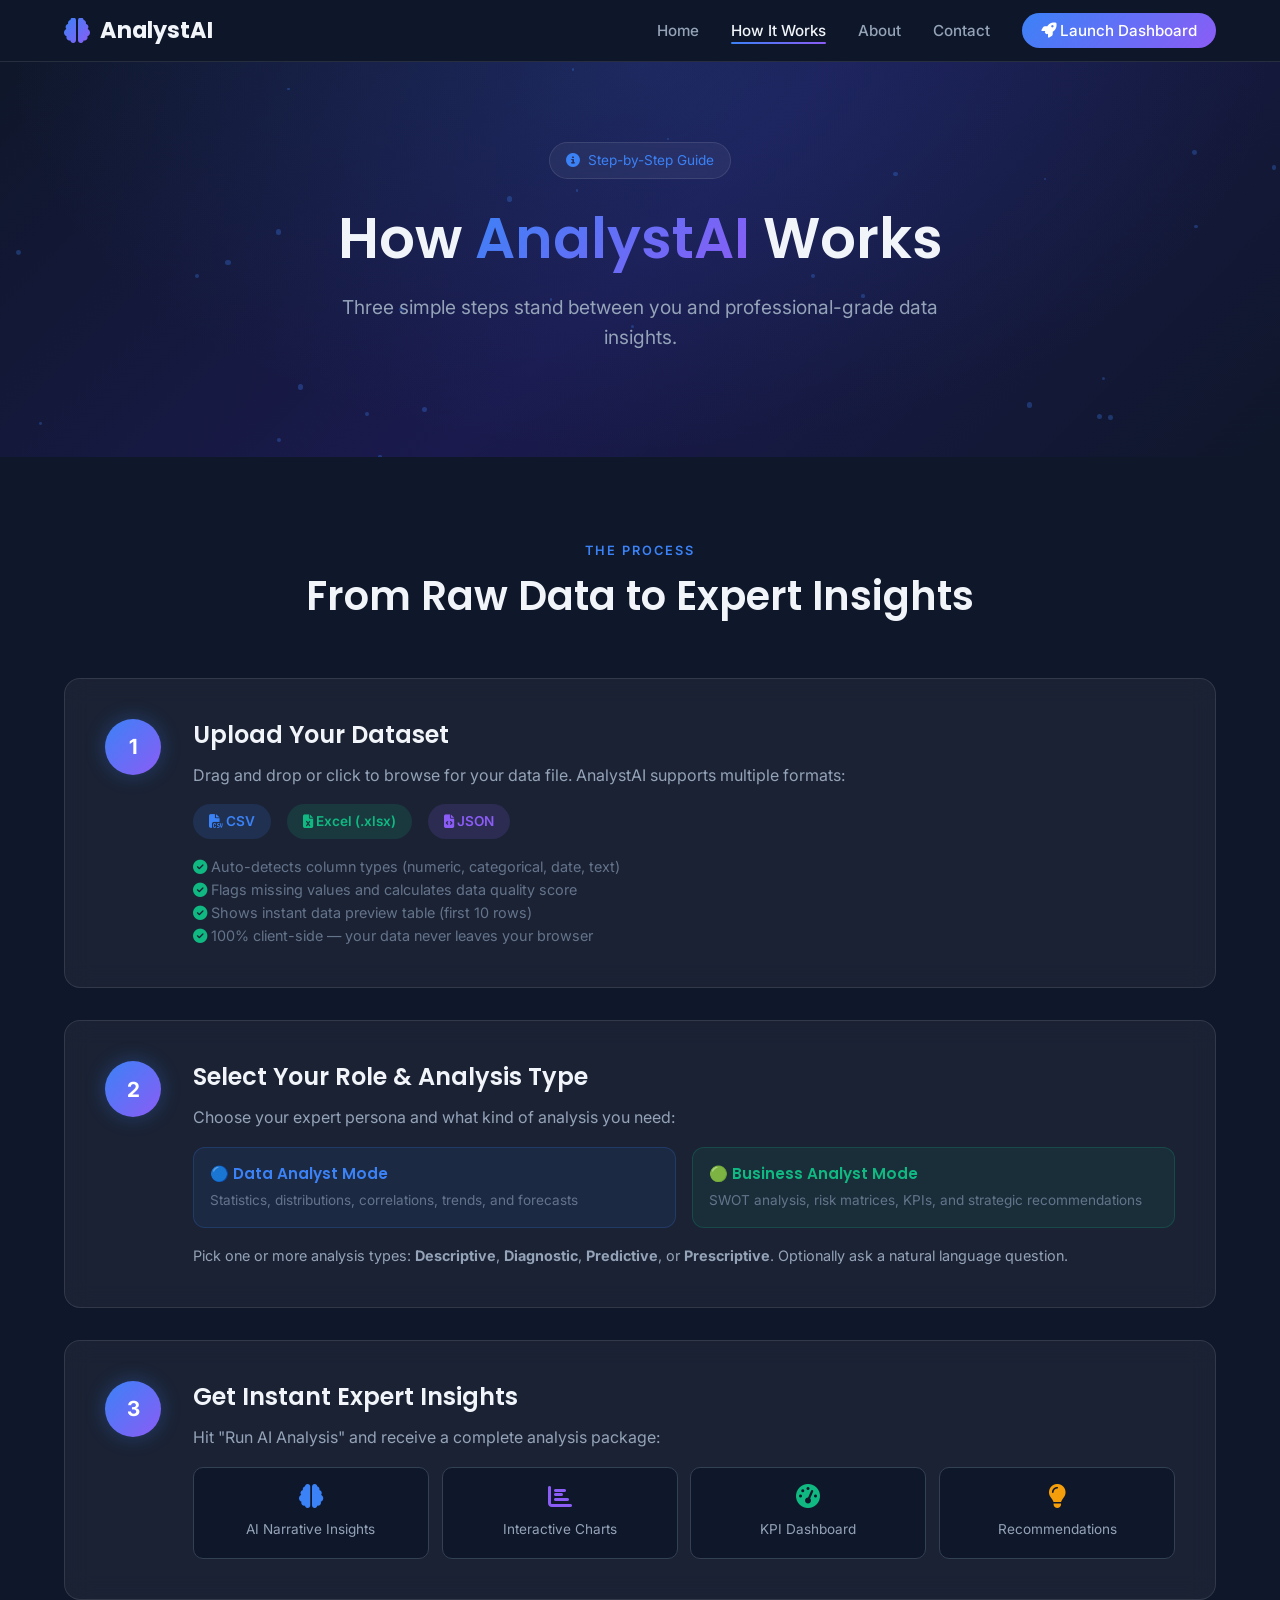
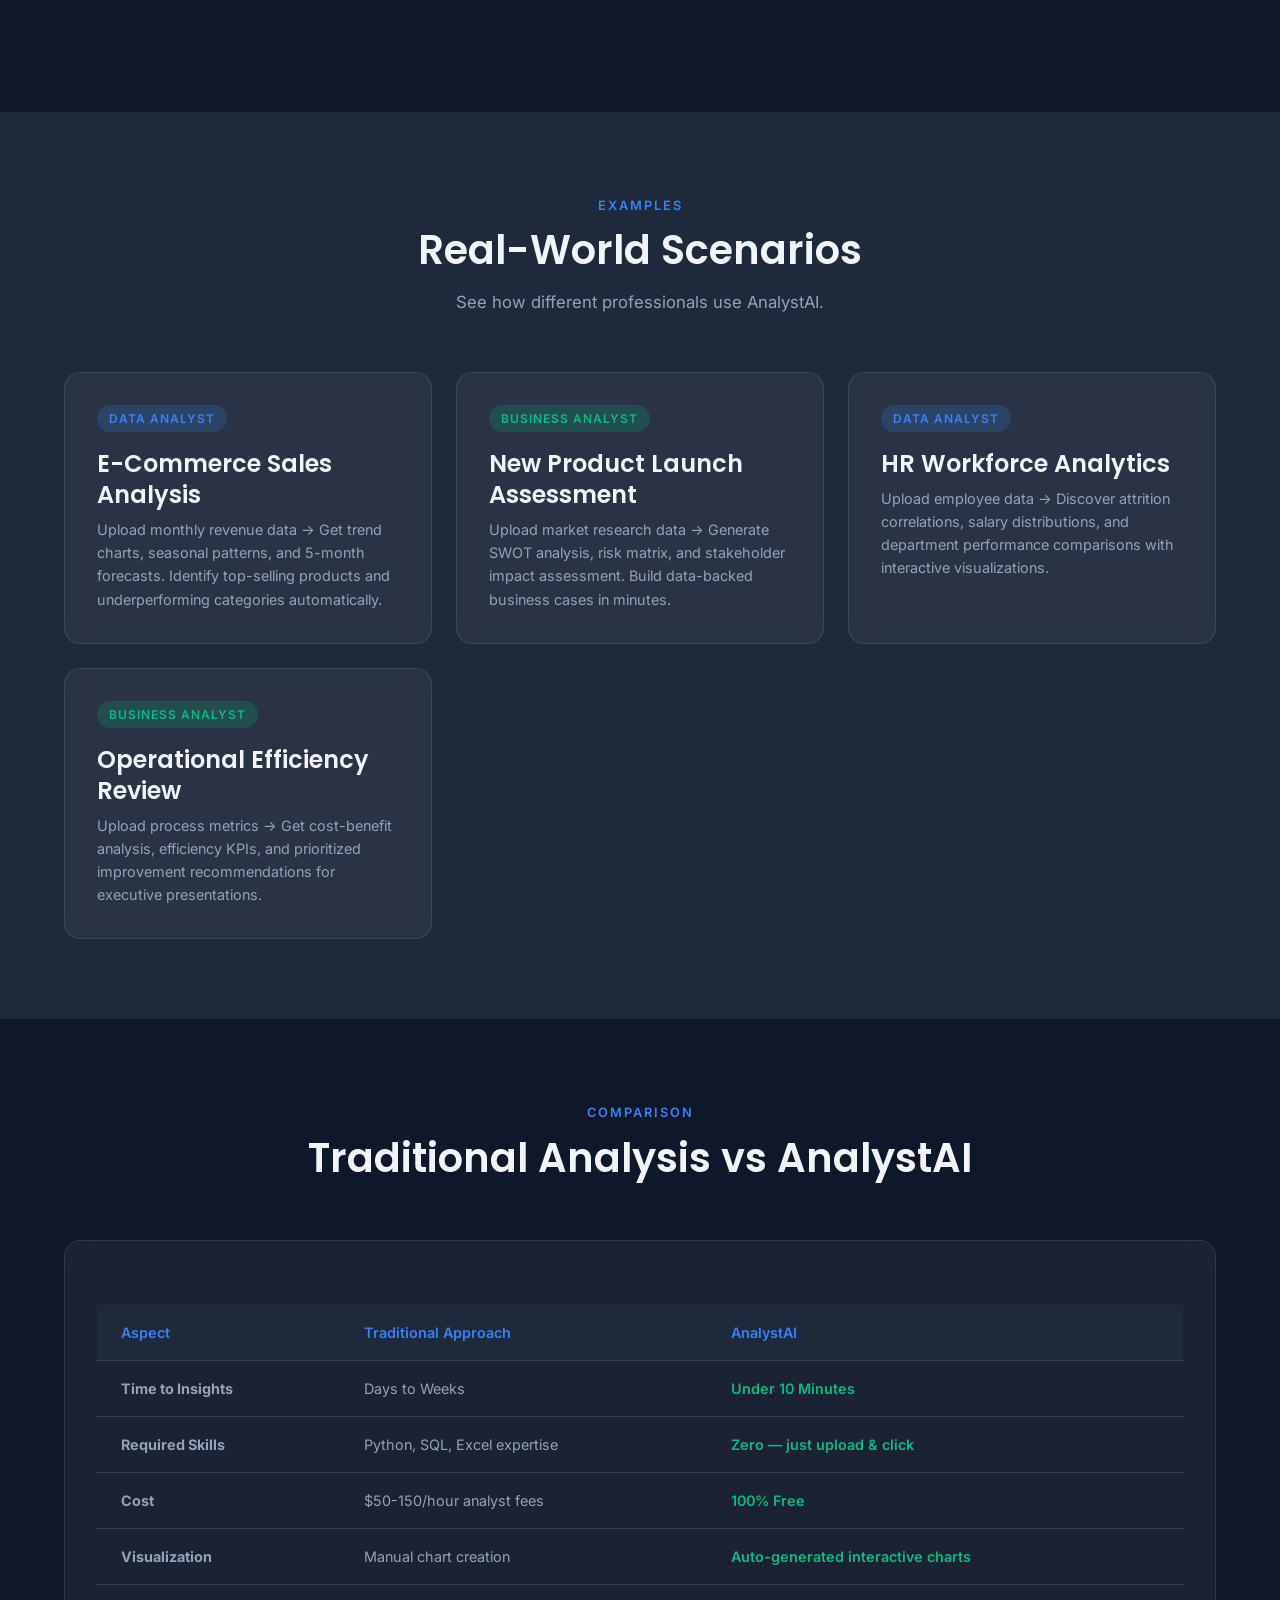
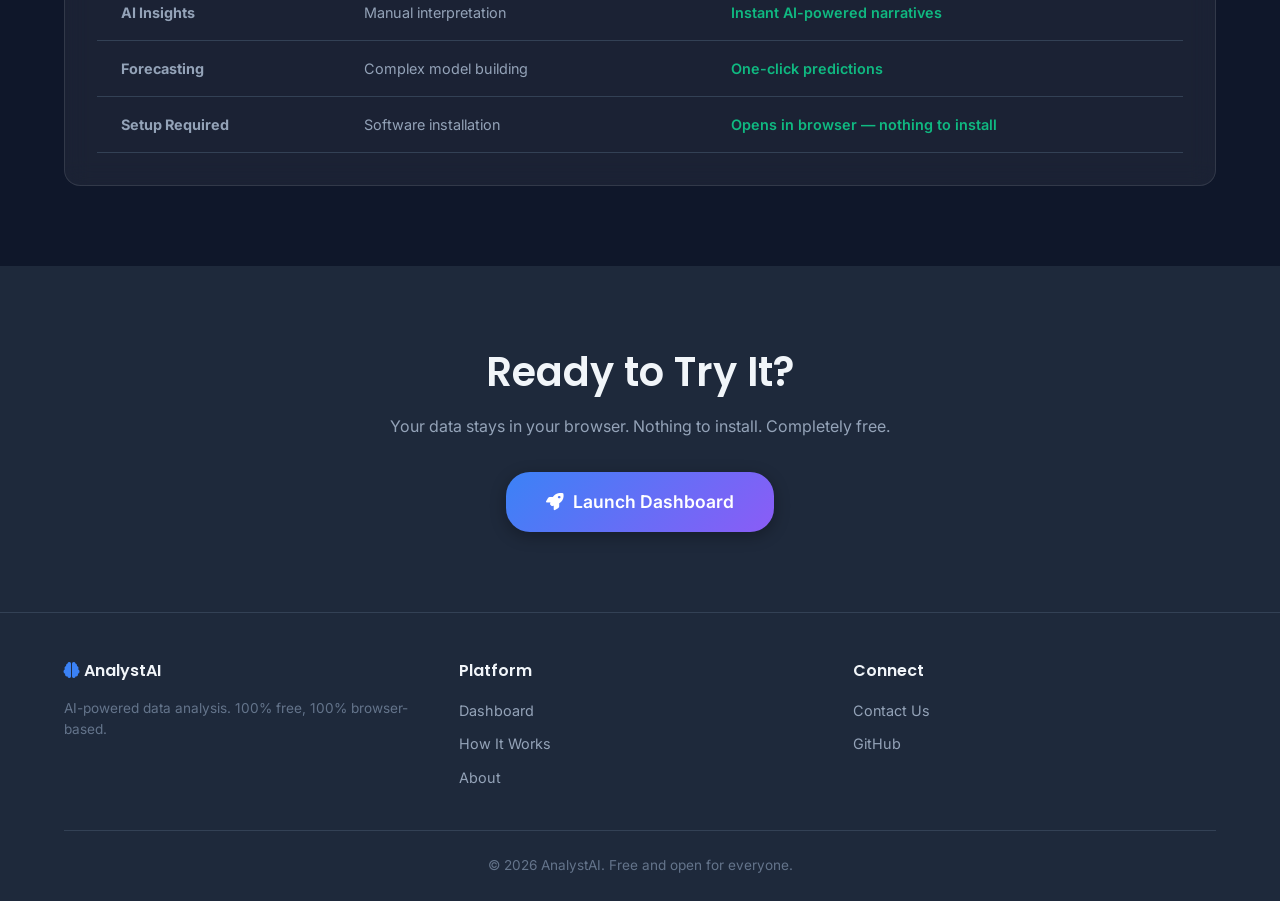
<file: AnalystAI/how-it-works.html>
<!DOCTYPE html>
<html lang="en">
<head>
  <meta charset="UTF-8">
  <meta name="viewport" content="width=device-width, initial-scale=1.0">
  <title>How It Works — AnalystAI</title>
  <meta name="description" content="Learn how AnalystAI transforms raw data into expert insights in 3 simple steps. Upload, analyze, and get results in minutes.">
  <link rel="preconnect" href="https://fonts.googleapis.com">
  <link rel="preconnect" href="https://fonts.gstatic.com" crossorigin>
  <link href="https://fonts.googleapis.com/css2?family=Inter:wght@300;400;500;600;700&family=Poppins:wght@400;500;600;700;800&display=swap" rel="stylesheet">
  <link rel="stylesheet" href="https://cdnjs.cloudflare.com/ajax/libs/font-awesome/6.5.1/css/all.min.css">
  <link rel="stylesheet" href="css/style.css">
</head>
<body>
  <!-- Navigation -->
  <nav class="navbar">
    <div class="container">
      <a href="index.html" class="nav-logo"><i class="fas fa-brain"></i> AnalystAI</a>
      <ul class="nav-links" id="navLinks">
        <li><a href="index.html">Home</a></li>
        <li><a href="how-it-works.html" class="active">How It Works</a></li>
        <li><a href="about.html">About</a></li>
        <li><a href="contact.html">Contact</a></li>
        <li><a href="dashboard.html" class="nav-cta"><i class="fas fa-rocket"></i> Launch Dashboard</a></li>
      </ul>
      <button class="hamburger" id="hamburger" aria-label="Toggle menu"><i class="fas fa-bars"></i></button>
    </div>
  </nav>

  <!-- Hero -->
  <section class="hero" style="padding:5rem 0 4rem">
    <div class="hero-particles" id="heroParticles"></div>
    <div class="container hero-content">
      <div class="hero-badge"><i class="fas fa-info-circle"></i> Step-by-Step Guide</div>
      <h1>How <span>AnalystAI</span> Works</h1>
      <p class="hero-subtitle">Three simple steps stand between you and professional-grade data insights.</p>
    </div>
  </section>

  <!-- Detailed Steps -->
  <section class="section">
    <div class="container">
      <div class="section-header fade-up">
        <span class="section-label">The Process</span>
        <h2>From Raw Data to Expert Insights</h2>
      </div>

      <!-- Step 1 -->
      <div class="glass-card fade-up" style="padding:2.5rem;margin-bottom:2rem;display:flex;gap:2rem;align-items:flex-start;flex-wrap:wrap">
        <div class="step-number" style="flex-shrink:0">1</div>
        <div style="flex:1;min-width:250px">
          <h3 style="margin-bottom:0.8rem">Upload Your Dataset</h3>
          <p style="color:var(--text-muted);margin-bottom:1rem">Drag and drop or click to browse for your data file. AnalystAI supports multiple formats:</p>
          <div style="display:flex;gap:1rem;flex-wrap:wrap;margin-bottom:1rem">
            <span style="background:rgba(59,130,246,0.15);color:var(--accent);padding:0.4rem 1rem;border-radius:20px;font-size:0.85rem;font-weight:600"><i class="fas fa-file-csv"></i> CSV</span>
            <span style="background:rgba(16,185,129,0.15);color:var(--success);padding:0.4rem 1rem;border-radius:20px;font-size:0.85rem;font-weight:600"><i class="fas fa-file-excel"></i> Excel (.xlsx)</span>
            <span style="background:rgba(139,92,246,0.15);color:var(--accent-purple);padding:0.4rem 1rem;border-radius:20px;font-size:0.85rem;font-weight:600"><i class="fas fa-file-code"></i> JSON</span>
          </div>
          <p style="color:var(--text-dim);font-size:0.9rem"><i class="fas fa-check-circle" style="color:var(--success)"></i> Auto-detects column types (numeric, categorical, date, text)<br>
          <i class="fas fa-check-circle" style="color:var(--success)"></i> Flags missing values and calculates data quality score<br>
          <i class="fas fa-check-circle" style="color:var(--success)"></i> Shows instant data preview table (first 10 rows)<br>
          <i class="fas fa-check-circle" style="color:var(--success)"></i> 100% client-side — your data never leaves your browser</p>
        </div>
      </div>

      <!-- Step 2 -->
      <div class="glass-card fade-up" style="padding:2.5rem;margin-bottom:2rem;display:flex;gap:2rem;align-items:flex-start;flex-wrap:wrap">
        <div class="step-number" style="flex-shrink:0">2</div>
        <div style="flex:1;min-width:250px">
          <h3 style="margin-bottom:0.8rem">Select Your Role &amp; Analysis Type</h3>
          <p style="color:var(--text-muted);margin-bottom:1rem">Choose your expert persona and what kind of analysis you need:</p>
          <div style="display:grid;grid-template-columns:1fr 1fr;gap:1rem;margin-bottom:1rem">
            <div style="background:rgba(59,130,246,0.08);border:1px solid rgba(59,130,246,0.2);border-radius:12px;padding:1rem">
              <h4 style="color:var(--accent);font-size:0.95rem;margin-bottom:0.4rem">🔵 Data Analyst Mode</h4>
              <p style="color:var(--text-dim);font-size:0.85rem">Statistics, distributions, correlations, trends, and forecasts</p>
            </div>
            <div style="background:rgba(16,185,129,0.08);border:1px solid rgba(16,185,129,0.2);border-radius:12px;padding:1rem">
              <h4 style="color:var(--success);font-size:0.95rem;margin-bottom:0.4rem">🟢 Business Analyst Mode</h4>
              <p style="color:var(--text-dim);font-size:0.85rem">SWOT analysis, risk matrices, KPIs, and strategic recommendations</p>
            </div>
          </div>
          <p style="color:var(--text-muted);font-size:0.9rem">Pick one or more analysis types: <strong>Descriptive</strong>, <strong>Diagnostic</strong>, <strong>Predictive</strong>, or <strong>Prescriptive</strong>. Optionally ask a natural language question.</p>
        </div>
      </div>

      <!-- Step 3 -->
      <div class="glass-card fade-up" style="padding:2.5rem;margin-bottom:2rem;display:flex;gap:2rem;align-items:flex-start;flex-wrap:wrap">
        <div class="step-number" style="flex-shrink:0">3</div>
        <div style="flex:1;min-width:250px">
          <h3 style="margin-bottom:0.8rem">Get Instant Expert Insights</h3>
          <p style="color:var(--text-muted);margin-bottom:1rem">Hit "Run AI Analysis" and receive a complete analysis package:</p>
          <div style="display:grid;grid-template-columns:repeat(auto-fit,minmax(180px,1fr));gap:0.8rem">
            <div style="text-align:center;padding:1rem;background:var(--bg-primary);border-radius:10px;border:1px solid var(--border)"><i class="fas fa-brain" style="font-size:1.5rem;color:var(--accent);margin-bottom:0.5rem;display:block"></i><span style="font-size:0.85rem;color:var(--text-muted)">AI Narrative Insights</span></div>
            <div style="text-align:center;padding:1rem;background:var(--bg-primary);border-radius:10px;border:1px solid var(--border)"><i class="fas fa-chart-bar" style="font-size:1.5rem;color:var(--accent-purple);margin-bottom:0.5rem;display:block"></i><span style="font-size:0.85rem;color:var(--text-muted)">Interactive Charts</span></div>
            <div style="text-align:center;padding:1rem;background:var(--bg-primary);border-radius:10px;border:1px solid var(--border)"><i class="fas fa-tachometer-alt" style="font-size:1.5rem;color:var(--success);margin-bottom:0.5rem;display:block"></i><span style="font-size:0.85rem;color:var(--text-muted)">KPI Dashboard</span></div>
            <div style="text-align:center;padding:1rem;background:var(--bg-primary);border-radius:10px;border:1px solid var(--border)"><i class="fas fa-lightbulb" style="font-size:1.5rem;color:var(--warning);margin-bottom:0.5rem;display:block"></i><span style="font-size:0.85rem;color:var(--text-muted)">Recommendations</span></div>
          </div>
        </div>
      </div>
    </div>
  </section>

  <!-- Example Scenarios -->
  <section class="section" style="background:var(--bg-secondary)">
    <div class="container">
      <div class="section-header fade-up">
        <span class="section-label">Examples</span>
        <h2>Real-World Scenarios</h2>
        <p>See how different professionals use AnalystAI.</p>
      </div>
      <div class="usecases-grid">
        <div class="glass-card usecase-card fade-up">
          <span class="tag da">Data Analyst</span>
          <h3>E-Commerce Sales Analysis</h3>
          <p>Upload monthly revenue data → Get trend charts, seasonal patterns, and 5-month forecasts. Identify top-selling products and underperforming categories automatically.</p>
        </div>
        <div class="glass-card usecase-card fade-up">
          <span class="tag ba">Business Analyst</span>
          <h3>New Product Launch Assessment</h3>
          <p>Upload market research data → Generate SWOT analysis, risk matrix, and stakeholder impact assessment. Build data-backed business cases in minutes.</p>
        </div>
        <div class="glass-card usecase-card fade-up">
          <span class="tag da">Data Analyst</span>
          <h3>HR Workforce Analytics</h3>
          <p>Upload employee data → Discover attrition correlations, salary distributions, and department performance comparisons with interactive visualizations.</p>
        </div>
        <div class="glass-card usecase-card fade-up">
          <span class="tag ba">Business Analyst</span>
          <h3>Operational Efficiency Review</h3>
          <p>Upload process metrics → Get cost-benefit analysis, efficiency KPIs, and prioritized improvement recommendations for executive presentations.</p>
        </div>
      </div>
    </div>
  </section>

  <!-- Comparison -->
  <section class="section">
    <div class="container">
      <div class="section-header fade-up">
        <span class="section-label">Comparison</span>
        <h2>Traditional Analysis vs AnalystAI</h2>
      </div>
      <div class="glass-card fade-up" style="overflow-x:auto">
        <table class="comparison-table">
          <thead>
            <tr><th>Aspect</th><th>Traditional Approach</th><th>AnalystAI</th></tr>
          </thead>
          <tbody>
            <tr><td><strong>Time to Insights</strong></td><td>Days to Weeks</td><td class="highlight">Under 10 Minutes</td></tr>
            <tr><td><strong>Required Skills</strong></td><td>Python, SQL, Excel expertise</td><td class="highlight">Zero — just upload & click</td></tr>
            <tr><td><strong>Cost</strong></td><td>$50-150/hour analyst fees</td><td class="highlight">100% Free</td></tr>
            <tr><td><strong>Visualization</strong></td><td>Manual chart creation</td><td class="highlight">Auto-generated interactive charts</td></tr>
            <tr><td><strong>AI Insights</strong></td><td>Manual interpretation</td><td class="highlight">Instant AI-powered narratives</td></tr>
            <tr><td><strong>Forecasting</strong></td><td>Complex model building</td><td class="highlight">One-click predictions</td></tr>
            <tr><td><strong>Setup Required</strong></td><td>Software installation</td><td class="highlight">Opens in browser — nothing to install</td></tr>
          </tbody>
        </table>
      </div>
    </div>
  </section>

  <!-- CTA -->
  <section class="section" style="background:var(--bg-secondary);text-align:center">
    <div class="container fade-up">
      <h2 style="margin-bottom:1rem">Ready to Try It?</h2>
      <p style="color:var(--text-muted);max-width:500px;margin:0 auto 2rem">Your data stays in your browser. Nothing to install. Completely free.</p>
      <a href="dashboard.html" class="hero-cta"><i class="fas fa-rocket"></i> Launch Dashboard</a>
    </div>
  </section>

  <!-- Footer -->
  <footer class="footer">
    <div class="container">
      <div class="footer-grid">
        <div class="footer-col">
          <h4><i class="fas fa-brain" style="color:var(--accent)"></i> AnalystAI</h4>
          <p style="color:var(--text-dim);font-size:0.85rem;margin-top:0.5rem">AI-powered data analysis. 100% free, 100% browser-based.</p>
        </div>
        <div class="footer-col"><h4>Platform</h4><ul><li><a href="dashboard.html">Dashboard</a></li><li><a href="how-it-works.html">How It Works</a></li><li><a href="about.html">About</a></li></ul></div>
        <div class="footer-col"><h4>Connect</h4><ul><li><a href="contact.html">Contact Us</a></li><li><a href="https://github.com" target="_blank">GitHub</a></li></ul></div>
      </div>
      <div class="footer-bottom">&copy; 2026 AnalystAI. Free and open for everyone.</div>
    </div>
  </footer>
  <script src="js/main.js"></script>
</body>
</html>
</file>
<file: AnalystAI/css/style.css>
/* ═══════════════════════════════════════
   AnalystAI — Complete Stylesheet
   Dark Theme | Glassmorphism | Premium SaaS
   ═══════════════════════════════════════ */

/* ── CSS Custom Properties ── */
:root {
  --bg-primary: #0F172A;
  --bg-secondary: #1E293B;
  --bg-tertiary: #162036;
  --accent: #3B82F6;
  --accent-hover: #2563EB;
  --accent-purple: #8B5CF6;
  --success: #10B981;
  --warning: #F59E0B;
  --danger: #EF4444;
  --text-primary: #F1F5F9;
  --text-muted: #94A3B8;
  --text-dim: #64748B;
  --border: #334155;
  --border-light: rgba(255,255,255,0.1);
  --glass-bg: rgba(255,255,255,0.05);
  --glass-border: rgba(255,255,255,0.1);
  --glass-blur: blur(12px);
  --gradient-accent: linear-gradient(135deg, #3B82F6, #8B5CF6);
  --gradient-hero: linear-gradient(135deg, #0F172A 0%, #1a1a4e 50%, #0F172A 100%);
  --shadow-sm: 0 2px 8px rgba(0,0,0,0.2);
  --shadow-md: 0 4px 16px rgba(0,0,0,0.3);
  --shadow-lg: 0 8px 32px rgba(0,0,0,0.4);
  --shadow-glow: 0 0 20px rgba(59,130,246,0.3);
  --radius-sm: 8px;
  --radius-md: 12px;
  --radius-lg: 16px;
  --radius-xl: 24px;
  --transition: 0.3s ease;
  --font-heading: 'Poppins', sans-serif;
  --font-body: 'Inter', sans-serif;
  --font-mono: 'JetBrains Mono', monospace;
}

/* ── Reset & Base ── */
*, *::before, *::after { box-sizing: border-box; margin: 0; padding: 0; }

html {
  scroll-behavior: smooth;
  font-size: 16px;
  -webkit-font-smoothing: antialiased;
}

body {
  font-family: var(--font-body);
  background: var(--bg-primary);
  color: var(--text-primary);
  line-height: 1.6;
  min-height: 100vh;
  overflow-x: hidden;
}

a { color: var(--accent); text-decoration: none; transition: color var(--transition); }
a:hover { color: var(--accent-purple); }

h1,h2,h3,h4,h5,h6 { font-family: var(--font-heading); font-weight: 600; line-height: 1.3; }
h1 { font-size: clamp(2rem, 5vw, 3.5rem); }
h2 { font-size: clamp(1.5rem, 3.5vw, 2.5rem); }
h3 { font-size: clamp(1.2rem, 2.5vw, 1.5rem); }

img { max-width: 100%; display: block; }
button { cursor: pointer; font-family: var(--font-body); }
input, textarea, select { font-family: var(--font-body); }

.container { max-width: 1200px; margin: 0 auto; padding: 0 1.5rem; }

/* ── Scrollbar ── */
::-webkit-scrollbar { width: 8px; height: 8px; }
::-webkit-scrollbar-track { background: var(--bg-primary); }
::-webkit-scrollbar-thumb { background: var(--border); border-radius: 4px; }
::-webkit-scrollbar-thumb:hover { background: var(--text-dim); }

/* ── Navigation ── */
.navbar {
  position: sticky; top: 0; z-index: 1000;
  background: rgba(15,23,42,0.85);
  backdrop-filter: var(--glass-blur);
  border-bottom: 1px solid var(--border-light);
  padding: 0.8rem 0;
  transition: background var(--transition);
}
.navbar .container { display: flex; align-items: center; justify-content: space-between; }
.nav-logo { display: flex; align-items: center; gap: 0.6rem; font-family: var(--font-heading); font-size: 1.4rem; font-weight: 700; color: var(--text-primary); }
.nav-logo i { background: var(--gradient-accent); -webkit-background-clip: text; background-clip: text; -webkit-text-fill-color: transparent; font-size: 1.6rem; }
.nav-links { display: flex; gap: 2rem; list-style: none; align-items: center; }
.nav-links a { color: var(--text-muted); font-weight: 500; font-size: 0.95rem; transition: color var(--transition); position: relative; }
.nav-links a::after { content: ''; position: absolute; bottom: -4px; left: 0; width: 0; height: 2px; background: var(--gradient-accent); transition: width var(--transition); border-radius: 2px; }
.nav-links a:hover, .nav-links a.active { color: var(--text-primary); }
.nav-links a:hover::after, .nav-links a.active::after { width: 100%; }

.nav-cta {
  background: var(--gradient-accent); color: #fff !important; padding: 0.5rem 1.2rem;
  border-radius: var(--radius-xl); font-weight: 600; font-size: 0.9rem;
  border: none; transition: transform var(--transition), box-shadow var(--transition);
}
.nav-cta:hover { transform: translateY(-1px); box-shadow: var(--shadow-glow); }
.nav-cta::after { display: none !important; }

.hamburger { display: none; background: none; border: none; color: var(--text-primary); font-size: 1.5rem; }

/* ── Hero Section ── */
.hero {
  position: relative; padding: 8rem 0 6rem; text-align: center; overflow: hidden;
  background: var(--gradient-hero);
}
.hero::before {
  content: ''; position: absolute; inset: 0;
  background: radial-gradient(ellipse at 50% 0%, rgba(59,130,246,0.15) 0%, transparent 70%);
  pointer-events: none;
}
.hero-particles { position: absolute; inset: 0; overflow: hidden; pointer-events: none; }
.hero-particle {
  position: absolute; width: 4px; height: 4px; background: var(--accent);
  border-radius: 50%; opacity: 0.3; animation: floatParticle 8s infinite ease-in-out;
}
@keyframes floatParticle {
  0%, 100% { transform: translateY(0) translateX(0); opacity: 0.2; }
  50% { transform: translateY(-80px) translateX(30px); opacity: 0.6; }
}
.hero-content { position: relative; z-index: 2; }
.hero-badge {
  display: inline-flex; align-items: center; gap: 0.5rem;
  background: var(--glass-bg); border: 1px solid var(--glass-border);
  padding: 0.4rem 1rem; border-radius: var(--radius-xl); font-size: 0.85rem;
  color: var(--accent); margin-bottom: 1.5rem; backdrop-filter: var(--glass-blur);
}
.hero h1 { margin-bottom: 1rem; }
.hero h1 span { background: var(--gradient-accent); -webkit-background-clip: text; background-clip: text; -webkit-text-fill-color: transparent; }
.hero-subtitle { font-size: 1.2rem; color: var(--text-muted); max-width: 600px; margin: 0 auto 2.5rem; }

.hero-cta {
  display: inline-flex; align-items: center; gap: 0.6rem;
  background: var(--gradient-accent); color: #fff; padding: 1rem 2.5rem;
  border-radius: var(--radius-xl); font-size: 1.1rem; font-weight: 600;
  border: none; transition: all var(--transition); box-shadow: var(--shadow-md);
}
.hero-cta:hover { transform: translateY(-2px); box-shadow: var(--shadow-glow), var(--shadow-lg); color: #fff; }

/* ── Glass Card ── */
.glass-card {
  background: var(--glass-bg);
  backdrop-filter: var(--glass-blur);
  border: 1px solid var(--glass-border);
  border-radius: var(--radius-lg);
  padding: 2rem;
  transition: transform var(--transition), box-shadow var(--transition);
}
.glass-card:hover { transform: translateY(-4px); box-shadow: var(--shadow-lg); }

/* ── Section Styles ── */
.section { padding: 5rem 0; }
.section-header { text-align: center; margin-bottom: 3.5rem; }
.section-header h2 { margin-bottom: 0.8rem; }
.section-header p { color: var(--text-muted); max-width: 600px; margin: 0 auto; font-size: 1.05rem; }
.section-label {
  display: inline-block; font-size: 0.8rem; font-weight: 600; text-transform: uppercase;
  letter-spacing: 2px; color: var(--accent); margin-bottom: 0.5rem;
}

/* ── Feature Cards ── */
.features-grid { display: grid; grid-template-columns: repeat(auto-fit, minmax(320px, 1fr)); gap: 1.5rem; }
.feature-card { padding: 2rem; }
.feature-icon {
  width: 52px; height: 52px; border-radius: var(--radius-md);
  display: flex; align-items: center; justify-content: center;
  font-size: 1.4rem; margin-bottom: 1.2rem;
  background: linear-gradient(135deg, rgba(59,130,246,0.2), rgba(139,92,246,0.2));
  color: var(--accent);
}
.feature-card h3 { margin-bottom: 0.6rem; font-size: 1.15rem; }
.feature-card p { color: var(--text-muted); font-size: 0.95rem; }

/* ── How It Works Steps ── */
.steps-container { display: flex; gap: 2rem; justify-content: center; flex-wrap: wrap; }
.step-card { flex: 1; min-width: 280px; max-width: 360px; text-align: center; padding: 2.5rem 2rem; position: relative; }
.step-number {
  width: 56px; height: 56px; border-radius: 50%; display: flex; align-items: center; justify-content: center;
  background: var(--gradient-accent); color: #fff; font-size: 1.3rem; font-weight: 700;
  margin: 0 auto 1.2rem; box-shadow: var(--shadow-glow);
}
.step-card h3 { margin-bottom: 0.6rem; }
.step-card p { color: var(--text-muted); font-size: 0.95rem; }
.step-connector {
  position: absolute; top: 2.8rem; right: -1.2rem; width: 2.4rem; height: 2px;
  background: var(--gradient-accent); display: block;
}

/* ── Stats Bar ── */
.stats-bar {
  background: linear-gradient(135deg, rgba(59,130,246,0.1), rgba(139,92,246,0.1));
  border-top: 1px solid var(--glass-border); border-bottom: 1px solid var(--glass-border);
  padding: 3rem 0;
}
.stats-grid { display: flex; justify-content: center; gap: 3rem; flex-wrap: wrap; text-align: center; }
.stat-item h3 { font-size: 2rem; background: var(--gradient-accent); -webkit-background-clip: text; background-clip: text; -webkit-text-fill-color: transparent; }
.stat-item p { color: var(--text-muted); font-size: 0.9rem; margin-top: 0.3rem; }

/* ── Use Cases ── */
.usecases-grid { display: grid; grid-template-columns: repeat(auto-fit, minmax(300px, 1fr)); gap: 1.5rem; }
.usecase-card { padding: 2rem; }
.usecase-card .tag {
  display: inline-block; padding: 0.25rem 0.75rem; border-radius: var(--radius-xl);
  font-size: 0.75rem; font-weight: 600; text-transform: uppercase; letter-spacing: 1px; margin-bottom: 1rem;
}
.usecase-card .tag.da { background: rgba(59,130,246,0.2); color: var(--accent); }
.usecase-card .tag.ba { background: rgba(16,185,129,0.2); color: var(--success); }
.usecase-card h3 { margin-bottom: 0.5rem; }
.usecase-card p { color: var(--text-muted); font-size: 0.9rem; }

/* ── Footer ── */
.footer { background: var(--bg-secondary); border-top: 1px solid var(--border); padding: 3rem 0 1.5rem; }
.footer-grid { display: grid; grid-template-columns: repeat(auto-fit, minmax(200px, 1fr)); gap: 2rem; margin-bottom: 2rem; }
.footer-col h4 { margin-bottom: 1rem; font-size: 1rem; }
.footer-col ul { list-style: none; }
.footer-col li { margin-bottom: 0.5rem; }
.footer-col a { color: var(--text-muted); font-size: 0.9rem; }
.footer-col a:hover { color: var(--text-primary); }
.footer-bottom { text-align: center; padding-top: 1.5rem; border-top: 1px solid var(--border); color: var(--text-dim); font-size: 0.85rem; }

/* ═══════════════════════════════════════
   DASHBOARD PAGE STYLES
   ═══════════════════════════════════════ */
.dashboard-layout {
  display: grid; grid-template-columns: 380px 1fr;
  min-height: calc(100vh - 60px); gap: 0;
}

/* ── Left Panel ── */
.left-panel {
  background: var(--bg-secondary); border-right: 1px solid var(--border);
  padding: 1.5rem; overflow-y: auto; max-height: calc(100vh - 60px);
}
.panel-section { margin-bottom: 1.5rem; }
.panel-section-title {
  font-size: 0.8rem; text-transform: uppercase; letter-spacing: 1.5px;
  color: var(--text-dim); margin-bottom: 0.8rem; font-weight: 600;
}

/* ── File Upload Zone ── */
.upload-zone {
  border: 2px dashed var(--border); border-radius: var(--radius-md);
  padding: 2rem; text-align: center; cursor: pointer;
  transition: all var(--transition); background: rgba(59,130,246,0.03);
}
.upload-zone:hover, .upload-zone.dragover {
  border-color: var(--accent); background: rgba(59,130,246,0.08);
}
.upload-zone i { font-size: 2.5rem; color: var(--accent); margin-bottom: 0.8rem; }
.upload-zone p { color: var(--text-muted); font-size: 0.9rem; }
.upload-zone .formats { font-size: 0.75rem; color: var(--text-dim); margin-top: 0.4rem; }

/* ── Data Preview Table ── */
.data-preview-wrapper { max-height: 250px; overflow: auto; border-radius: var(--radius-sm); border: 1px solid var(--border); }
.data-preview-table {
  width: 100%; border-collapse: collapse; font-size: 0.8rem; font-family: var(--font-mono);
}
.data-preview-table th {
  background: var(--bg-primary); color: var(--accent); padding: 0.5rem 0.8rem;
  text-align: left; position: sticky; top: 0; z-index: 1; font-weight: 600;
  border-bottom: 2px solid var(--accent); white-space: nowrap;
}
.data-preview-table td {
  padding: 0.4rem 0.8rem; border-bottom: 1px solid var(--border);
  white-space: nowrap; color: var(--text-muted);
}
.data-preview-table tr:nth-child(even) { background: rgba(255,255,255,0.02); }
.data-preview-table tr:hover { background: rgba(59,130,246,0.05); }

/* ── Dataset Info ── */
.dataset-info { display: grid; grid-template-columns: 1fr 1fr; gap: 0.5rem; }
.info-chip {
  background: var(--bg-primary); border: 1px solid var(--border); border-radius: var(--radius-sm);
  padding: 0.5rem 0.8rem; text-align: center;
}
.info-chip .label { font-size: 0.7rem; color: var(--text-dim); text-transform: uppercase; letter-spacing: 1px; }
.info-chip .value { font-size: 1.1rem; font-weight: 700; color: var(--text-primary); margin-top: 0.15rem; }

/* ── Role Toggle ── */
.role-toggle {
  display: flex; background: var(--bg-primary); border-radius: var(--radius-xl);
  padding: 4px; border: 1px solid var(--border); overflow: hidden;
}
.role-btn {
  flex: 1; padding: 0.6rem; text-align: center; border: none; background: none;
  color: var(--text-muted); font-size: 0.85rem; font-weight: 600;
  border-radius: var(--radius-xl); transition: all var(--transition); cursor: pointer;
}
.role-btn.active-da { background: var(--accent); color: #fff; box-shadow: 0 0 12px rgba(59,130,246,0.4); }
.role-btn.active-ba { background: var(--success); color: #fff; box-shadow: 0 0 12px rgba(16,185,129,0.4); }

/* ── Analysis Type Checkboxes ── */
.analysis-checks { display: grid; grid-template-columns: 1fr 1fr; gap: 0.5rem; }
.analysis-check {
  display: flex; align-items: center; gap: 0.5rem;
  background: var(--bg-primary); border: 1px solid var(--border); border-radius: var(--radius-sm);
  padding: 0.6rem 0.8rem; cursor: pointer; transition: all var(--transition);
}
.analysis-check:hover { border-color: var(--accent); }
.analysis-check input[type="checkbox"] { accent-color: var(--accent); width: 16px; height: 16px; cursor: pointer; }
.analysis-check label { font-size: 0.8rem; color: var(--text-muted); cursor: pointer; font-weight: 500; }
.analysis-check.checked { border-color: var(--accent); background: rgba(59,130,246,0.08); }
.analysis-check.checked label { color: var(--text-primary); }

/* ── Query Box ── */
.query-box {
  width: 100%; background: var(--bg-primary); border: 1px solid var(--border);
  border-radius: var(--radius-md); padding: 0.8rem 1rem; color: var(--text-primary);
  font-size: 0.9rem; resize: vertical; min-height: 70px;
  transition: border-color var(--transition);
}
.query-box:focus { outline: none; border-color: var(--accent); box-shadow: 0 0 0 3px rgba(59,130,246,0.15); }
.query-box::placeholder { color: var(--text-dim); }

/* ── Run Button ── */
.run-btn {
  width: 100%; padding: 0.9rem; background: var(--gradient-accent); color: #fff;
  border: none; border-radius: var(--radius-md); font-size: 1rem; font-weight: 700;
  display: flex; align-items: center; justify-content: center; gap: 0.6rem;
  transition: all var(--transition); box-shadow: var(--shadow-md);
}
.run-btn:hover { transform: translateY(-1px); box-shadow: var(--shadow-glow), var(--shadow-md); }
.run-btn:disabled { opacity: 0.5; cursor: not-allowed; transform: none; }

/* ── API Key Settings ── */
.settings-toggle {
  display: flex; align-items: center; gap: 0.5rem;
  background: none; border: none; color: var(--text-dim); font-size: 0.8rem;
  cursor: pointer; padding: 0.4rem 0; transition: color var(--transition);
}
.settings-toggle:hover { color: var(--text-muted); }
.settings-content { display: none; margin-top: 0.6rem; }
.settings-content.open { display: block; }
.api-input {
  width: 100%; background: var(--bg-primary); border: 1px solid var(--border);
  border-radius: var(--radius-sm); padding: 0.6rem 0.8rem; color: var(--text-primary);
  font-size: 0.85rem; font-family: var(--font-mono);
}
.api-input:focus { outline: none; border-color: var(--accent); }
.api-help { font-size: 0.75rem; color: var(--accent); margin-top: 0.4rem; display: inline-block; }

/* ── Right Panel ── */
.right-panel {
  padding: 1.5rem 2rem; overflow-y: auto; max-height: calc(100vh - 60px);
  background: var(--bg-primary);
}

/* ── Output Cards ── */
.output-section { margin-bottom: 2rem; }
.output-section-title {
  font-size: 1.1rem; font-weight: 600; margin-bottom: 1rem;
  display: flex; align-items: center; gap: 0.5rem;
}
.output-section-title i { color: var(--accent); }

.insight-card {
  background: var(--glass-bg); backdrop-filter: var(--glass-blur);
  border: 1px solid var(--glass-border); border-radius: var(--radius-md);
  padding: 1.5rem; line-height: 1.7;
}
.insight-card h4 { color: var(--accent); margin-bottom: 0.6rem; }
.insight-card p { color: var(--text-muted); font-size: 0.95rem; }

/* ── KPI Tiles ── */
.kpi-grid { display: grid; grid-template-columns: repeat(auto-fit, minmax(160px, 1fr)); gap: 1rem; }
.kpi-card {
  background: var(--glass-bg); backdrop-filter: var(--glass-blur);
  border: 1px solid var(--glass-border); border-radius: var(--radius-md);
  padding: 1.2rem; text-align: center;
}
.kpi-card .kpi-label { font-size: 0.75rem; color: var(--text-dim); text-transform: uppercase; letter-spacing: 1px; }
.kpi-card .kpi-value { font-size: 1.6rem; font-weight: 700; color: var(--text-primary); margin: 0.3rem 0; }
.kpi-card .kpi-change { font-size: 0.8rem; font-weight: 600; }
.kpi-card .kpi-change.up { color: var(--success); }
.kpi-card .kpi-change.down { color: var(--danger); }

/* ── Charts Grid ── */
.charts-grid { display: grid; grid-template-columns: repeat(auto-fit, minmax(400px, 1fr)); gap: 1.5rem; }
.chart-container {
  background: var(--glass-bg); backdrop-filter: var(--glass-blur);
  border: 1px solid var(--glass-border); border-radius: var(--radius-md);
  padding: 1.5rem; position: relative;
}
.chart-container h4 { font-size: 0.95rem; margin-bottom: 1rem; color: var(--text-muted); }
.chart-container canvas { max-height: 300px; }

/* ── Recommendations ── */
.rec-list { display: flex; flex-direction: column; gap: 0.8rem; }
.rec-card {
  background: var(--glass-bg); backdrop-filter: var(--glass-blur);
  border-left: 4px solid; border-radius: 0 var(--radius-sm) var(--radius-sm) 0;
  padding: 1rem 1.2rem; display: flex; gap: 1rem; align-items: flex-start;
}
.rec-card.high { border-color: var(--danger); }
.rec-card.medium { border-color: var(--warning); }
.rec-card.low { border-color: var(--success); }
.rec-priority {
  font-size: 0.65rem; font-weight: 700; text-transform: uppercase; letter-spacing: 1px;
  padding: 0.2rem 0.5rem; border-radius: 4px; white-space: nowrap;
}
.rec-card.high .rec-priority { background: rgba(239,68,68,0.2); color: var(--danger); }
.rec-card.medium .rec-priority { background: rgba(245,158,11,0.2); color: var(--warning); }
.rec-card.low .rec-priority { background: rgba(16,185,129,0.2); color: var(--success); }
.rec-details h5 { font-size: 0.95rem; margin-bottom: 0.3rem; }
.rec-details p { font-size: 0.85rem; color: var(--text-muted); }
.rec-meta { font-size: 0.75rem; color: var(--text-dim); margin-top: 0.3rem; }

/* ── Processing Animation ── */
.processing-overlay {
  display: none; position: fixed; inset: 0; z-index: 9999;
  background: rgba(15,23,42,0.85); backdrop-filter: blur(6px);
  align-items: center; justify-content: center; flex-direction: column; gap: 1.5rem;
}
.processing-overlay.active { display: flex; }
.spinner {
  width: 48px; height: 48px; border: 3px solid var(--border);
  border-top-color: var(--accent); border-radius: 50%;
  animation: spin 0.8s linear infinite;
}
@keyframes spin { to { transform: rotate(360deg); } }
.processing-text { color: var(--text-muted); font-size: 1rem; }
.processing-text .dot-anim::after { content: ''; animation: dots 1.5s steps(4,end) infinite; }
@keyframes dots {
  0% { content: ''; } 25% { content: '.'; } 50% { content: '..'; } 75% { content: '...'; }
}

/* ── Toast Notifications ── */
.toast-container { position: fixed; top: 80px; right: 1.5rem; z-index: 10000; display: flex; flex-direction: column; gap: 0.6rem; }
.toast {
  padding: 0.8rem 1.2rem; border-radius: var(--radius-sm);
  font-size: 0.9rem; font-weight: 500; display: flex; align-items: center; gap: 0.5rem;
  animation: slideIn 0.3s ease; min-width: 280px; box-shadow: var(--shadow-lg);
}
.toast.success { background: rgba(16,185,129,0.15); border: 1px solid var(--success); color: var(--success); }
.toast.warning { background: rgba(245,158,11,0.15); border: 1px solid var(--warning); color: var(--warning); }
.toast.error { background: rgba(239,68,68,0.15); border: 1px solid var(--danger); color: var(--danger); }
@keyframes slideIn { from { transform: translateX(100%); opacity: 0; } to { transform: translateX(0); opacity: 1; } }

/* ── Welcome State ── */
.welcome-state {
  display: flex; flex-direction: column; align-items: center; justify-content: center;
  text-align: center; padding: 4rem 2rem; min-height: 60vh;
}
.welcome-state i { font-size: 4rem; color: var(--accent); opacity: 0.5; margin-bottom: 1.5rem; }
.welcome-state h2 { color: var(--text-muted); font-size: 1.5rem; margin-bottom: 0.5rem; }
.welcome-state p { color: var(--text-dim); max-width: 400px; }

/* ── AI Response Card ── */
.ai-response {
  background: var(--glass-bg); border: 1px solid var(--glass-border);
  border-radius: var(--radius-md); padding: 1.5rem; margin-bottom: 1.5rem;
}
.ai-response-header { display: flex; align-items: center; gap: 0.5rem; margin-bottom: 1rem; font-weight: 600; color: var(--accent); }
.ai-response-body { color: var(--text-muted); line-height: 1.8; }
.ai-response-body h4 { color: var(--text-primary); margin: 1rem 0 0.5rem; font-size: 1rem; }
.ai-response-body ul { padding-left: 1.2rem; margin: 0.5rem 0; }
.ai-response-body li { margin-bottom: 0.3rem; }
.typing-cursor { display: inline-block; width: 2px; height: 1em; background: var(--accent); animation: blink 0.7s infinite; vertical-align: text-bottom; margin-left: 2px; }
@keyframes blink { 0%,100% { opacity: 1; } 50% { opacity: 0; } }

/* ── Data Quality Badge ── */
.quality-badge {
  display: inline-flex; align-items: center; gap: 0.4rem;
  padding: 0.3rem 0.8rem; border-radius: var(--radius-xl); font-size: 0.8rem; font-weight: 600;
}
.quality-badge.good { background: rgba(16,185,129,0.15); color: var(--success); }
.quality-badge.fair { background: rgba(245,158,11,0.15); color: var(--warning); }
.quality-badge.poor { background: rgba(239,68,68,0.15); color: var(--danger); }

/* ═══════════════════════════════════════
   HOW IT WORKS / ABOUT / CONTACT PAGES
   ═══════════════════════════════════════ */

/* ── Comparison Table ── */
.comparison-table { width: 100%; border-collapse: collapse; margin-top: 2rem; }
.comparison-table th, .comparison-table td { padding: 1rem 1.5rem; text-align: left; border-bottom: 1px solid var(--border); }
.comparison-table th { background: var(--bg-secondary); color: var(--accent); font-weight: 600; font-size: 0.9rem; }
.comparison-table td { color: var(--text-muted); font-size: 0.9rem; }
.comparison-table tr:hover td { background: rgba(59,130,246,0.05); }
.comparison-table .highlight { color: var(--success); font-weight: 600; }

/* ── Analysis Type Cards ── */
.analysis-type-grid { display: grid; grid-template-columns: repeat(auto-fit, minmax(260px, 1fr)); gap: 1.5rem; }
.analysis-type-card { padding: 2rem; text-align: center; }
.analysis-type-card .type-icon { font-size: 2.5rem; margin-bottom: 1rem; }
.analysis-type-card h3 { margin-bottom: 0.6rem; }
.analysis-type-card p { color: var(--text-muted); font-size: 0.9rem; }

/* ── Mode Comparison ── */
.mode-compare { display: grid; grid-template-columns: 1fr 1fr; gap: 2rem; }
.mode-card { padding: 2rem; }
.mode-card.da-mode { border-top: 3px solid var(--accent); }
.mode-card.ba-mode { border-top: 3px solid var(--success); }
.mode-card h3 { margin-bottom: 1rem; }
.mode-card ul { list-style: none; }
.mode-card li { padding: 0.4rem 0; color: var(--text-muted); font-size: 0.9rem; display: flex; align-items: center; gap: 0.5rem; }
.mode-card li i { color: var(--accent); font-size: 0.8rem; }

/* ── Contact Form ── */
.contact-form-wrapper { max-width: 600px; margin: 0 auto; }
.form-group { margin-bottom: 1.2rem; }
.form-group label { display: block; font-size: 0.85rem; color: var(--text-muted); margin-bottom: 0.4rem; font-weight: 500; }
.form-input {
  width: 100%; background: var(--bg-secondary); border: 1px solid var(--border);
  border-radius: var(--radius-sm); padding: 0.8rem 1rem; color: var(--text-primary); font-size: 0.95rem;
  transition: border-color var(--transition);
}
.form-input:focus { outline: none; border-color: var(--accent); box-shadow: 0 0 0 3px rgba(59,130,246,0.15); }
textarea.form-input { min-height: 140px; resize: vertical; }
.form-submit {
  background: var(--gradient-accent); color: #fff; border: none; padding: 0.9rem 2.5rem;
  border-radius: var(--radius-md); font-size: 1rem; font-weight: 600;
  cursor: pointer; transition: all var(--transition);
}
.form-submit:hover { transform: translateY(-1px); box-shadow: var(--shadow-glow); }

/* ── Scroll Animations ── */
.fade-up {
  opacity: 0; transform: translateY(30px);
  transition: opacity 0.6s ease, transform 0.6s ease;
}
.fade-up.visible { opacity: 1; transform: translateY(0); }

/* ── SWOT Grid (BA Mode) ── */
.swot-grid { display: grid; grid-template-columns: 1fr 1fr; gap: 1rem; }
.swot-card { padding: 1.2rem; border-radius: var(--radius-md); }
.swot-card.strengths { background: rgba(16,185,129,0.1); border: 1px solid rgba(16,185,129,0.3); }
.swot-card.weaknesses { background: rgba(239,68,68,0.1); border: 1px solid rgba(239,68,68,0.3); }
.swot-card.opportunities { background: rgba(59,130,246,0.1); border: 1px solid rgba(59,130,246,0.3); }
.swot-card.threats { background: rgba(245,158,11,0.1); border: 1px solid rgba(245,158,11,0.3); }
.swot-card h4 { font-size: 0.9rem; margin-bottom: 0.5rem; }
.swot-card ul { padding-left: 1rem; font-size: 0.85rem; color: var(--text-muted); }
.swot-card li { margin-bottom: 0.3rem; }

/* ── Risk Matrix ── */
.risk-table { width: 100%; border-collapse: collapse; font-size: 0.85rem; }
.risk-table th { background: var(--bg-primary); color: var(--accent); padding: 0.6rem 1rem; text-align: left; font-weight: 600; border-bottom: 2px solid var(--accent); }
.risk-table td { padding: 0.6rem 1rem; border-bottom: 1px solid var(--border); color: var(--text-muted); }
.risk-table tr:hover td { background: rgba(59,130,246,0.05); }

/* ═══════════════════════════════════════
   RESPONSIVE DESIGN
   ═══════════════════════════════════════ */
@media (max-width: 1024px) {
  .dashboard-layout { grid-template-columns: 1fr; }
  .left-panel { max-height: none; border-right: none; border-bottom: 1px solid var(--border); }
  .right-panel { max-height: none; }
  .charts-grid { grid-template-columns: 1fr; }
}

@media (max-width: 768px) {
  .nav-links { display: none; position: absolute; top: 100%; left: 0; right: 0; background: var(--bg-secondary); flex-direction: column; padding: 1.5rem; gap: 1rem; border-bottom: 1px solid var(--border); }
  .nav-links.open { display: flex; }
  .hamburger { display: block; }
  .hero { padding: 5rem 0 4rem; }
  .steps-container { flex-direction: column; align-items: center; }
  .step-connector { display: none; }
  .stats-grid { gap: 1.5rem; }
  .features-grid { grid-template-columns: 1fr; }
  .mode-compare { grid-template-columns: 1fr; }
  .swot-grid { grid-template-columns: 1fr; }
  .analysis-checks { grid-template-columns: 1fr; }
  .section { padding: 3rem 0; }
}

@media (max-width: 480px) {
  .container { padding: 0 1rem; }
  .hero h1 { font-size: 1.8rem; }
  .hero-subtitle { font-size: 1rem; }
  .hero-cta { padding: 0.8rem 1.8rem; font-size: 1rem; }
  .kpi-grid { grid-template-columns: 1fr 1fr; }
  .dataset-info { grid-template-columns: 1fr; }
}
</file>
